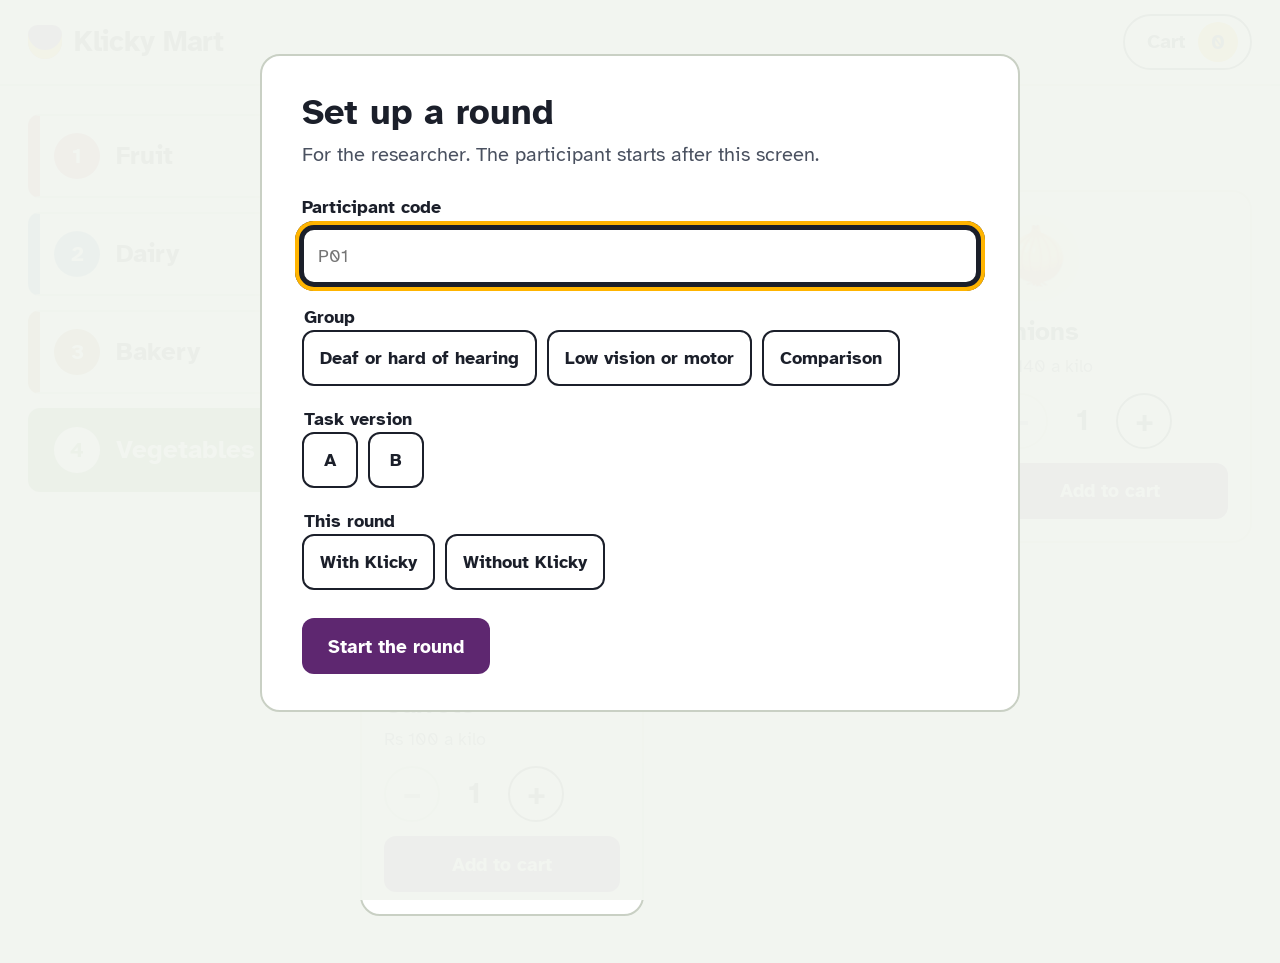
<file: study/klicky-mart/index.html>
<!doctype html>
<html lang="en">
<head>
  <meta charset="utf-8">
  <meta name="viewport" content="width=device-width, initial-scale=1">
  <title>Klicky Mart</title>
  <link rel="preconnect" href="https://fonts.googleapis.com">
  <link rel="preconnect" href="https://fonts.gstatic.com" crossorigin>
  <link href="https://fonts.googleapis.com/css2?family=Atkinson+Hyperlegible:wght@400;700&display=swap" rel="stylesheet">
  <link rel="stylesheet" href="styles.css">
</head>
<body>
  <a class="skip" href="#shelf">Skip to the shelves</a>

  <header class="topbar">
    <p class="brand"><span class="brand-mark" aria-hidden="true"></span>Klicky Mart</p>
    <button id="cartButton" class="cart-button" type="button" aria-label="Cart, 0 items">
      <span aria-hidden="true">Cart</span>
      <span id="cartCount" class="cart-count" aria-hidden="true">0</span>
    </button>
  </header>

  <section id="taskBand" class="task-band" hidden aria-labelledby="taskText">
    <p id="taskStep" class="task-step"></p>
    <p id="taskText" class="task-text"></p>
    <div class="task-actions">
      <button id="doneButton" class="btn btn-primary" type="button">I'm done</button>
      <button id="skipButton" class="btn btn-quiet" type="button">Skip this task</button>
    </div>
  </section>

  <div id="store" class="store">
    <nav class="aisles" aria-label="Aisles">
      <ul>
        <li><a href="#fruit" data-aisle="fruit" style="--aisle: var(--fruit)"><span class="aisle-no" aria-hidden="true">1</span><span class="aisle-name">Fruit</span></a></li>
        <li><a href="#dairy" data-aisle="dairy" style="--aisle: var(--dairy)"><span class="aisle-no" aria-hidden="true">2</span><span class="aisle-name">Dairy</span></a></li>
        <li><a href="#bakery" data-aisle="bakery" style="--aisle: var(--bakery)"><span class="aisle-no" aria-hidden="true">3</span><span class="aisle-name">Bakery</span></a></li>
        <li><a href="#vegetables" data-aisle="vegetables" style="--aisle: var(--vegetables)"><span class="aisle-no" aria-hidden="true">4</span><span class="aisle-name">Vegetables</span></a></li>
      </ul>
    </nav>
    <main id="shelf" class="shelf" tabindex="-1">
      <h1 id="aisleTitle" class="aisle-title"></h1>
      <ul id="items" class="items"></ul>
    </main>
  </div>

  <div id="cartBackdrop" class="backdrop" hidden></div>
  <aside id="cartPanel" class="cart-panel" role="dialog" aria-modal="true" aria-labelledby="cartTitle" hidden>
    <div class="cart-head">
      <h2 id="cartTitle">Your cart</h2>
      <button id="closeCart" class="btn btn-quiet" type="button">Close cart</button>
    </div>
    <div id="cartBody" class="cart-body"></div>
  </aside>

  <p id="toast" class="toast" aria-hidden="true"></p>
  <p id="status" class="sr-only" role="status" aria-live="polite"></p>

  <!-- Study screens: shown over the shop between tasks. -->
  <section id="screen" class="screen" hidden>
    <div id="screenCard" class="screen-card" role="dialog" aria-modal="true" aria-labelledby="screenTitle"></div>
  </section>

  <script src="app.js"></script>
</body>
</html>
</file>
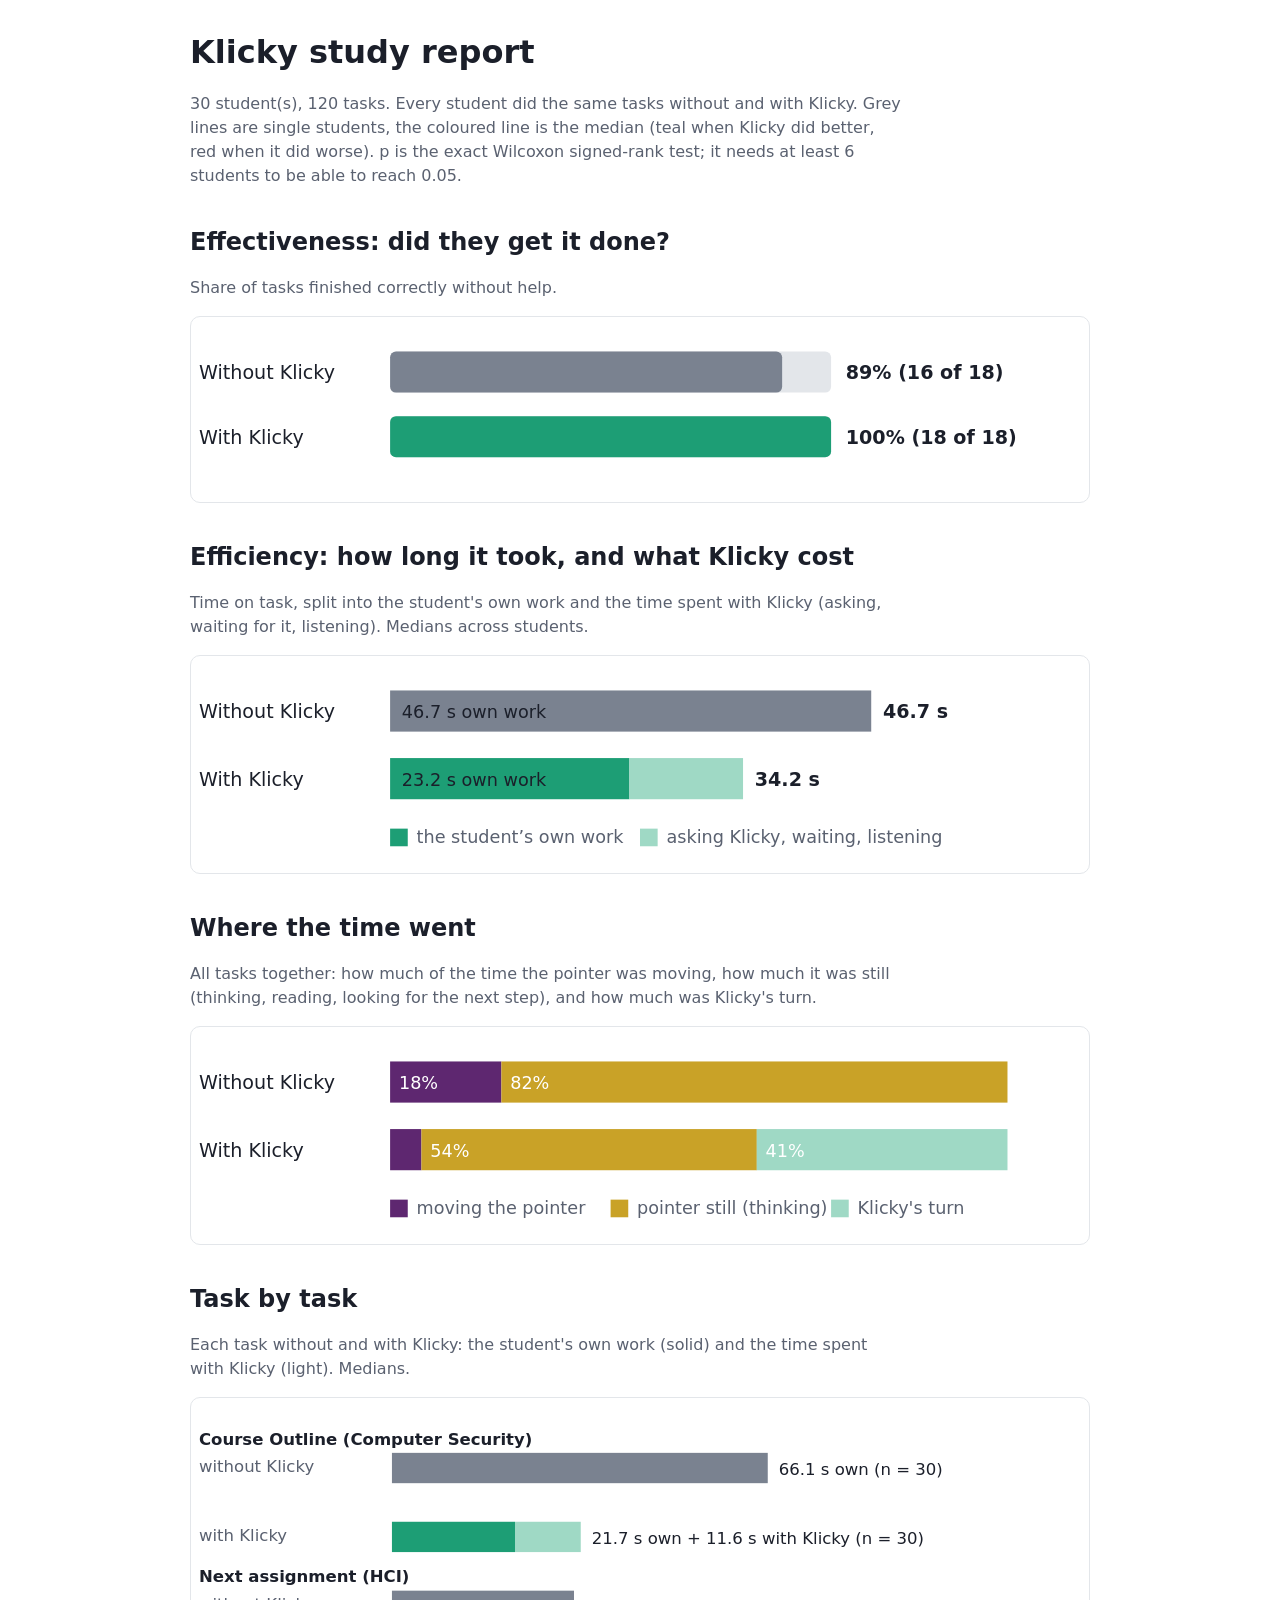
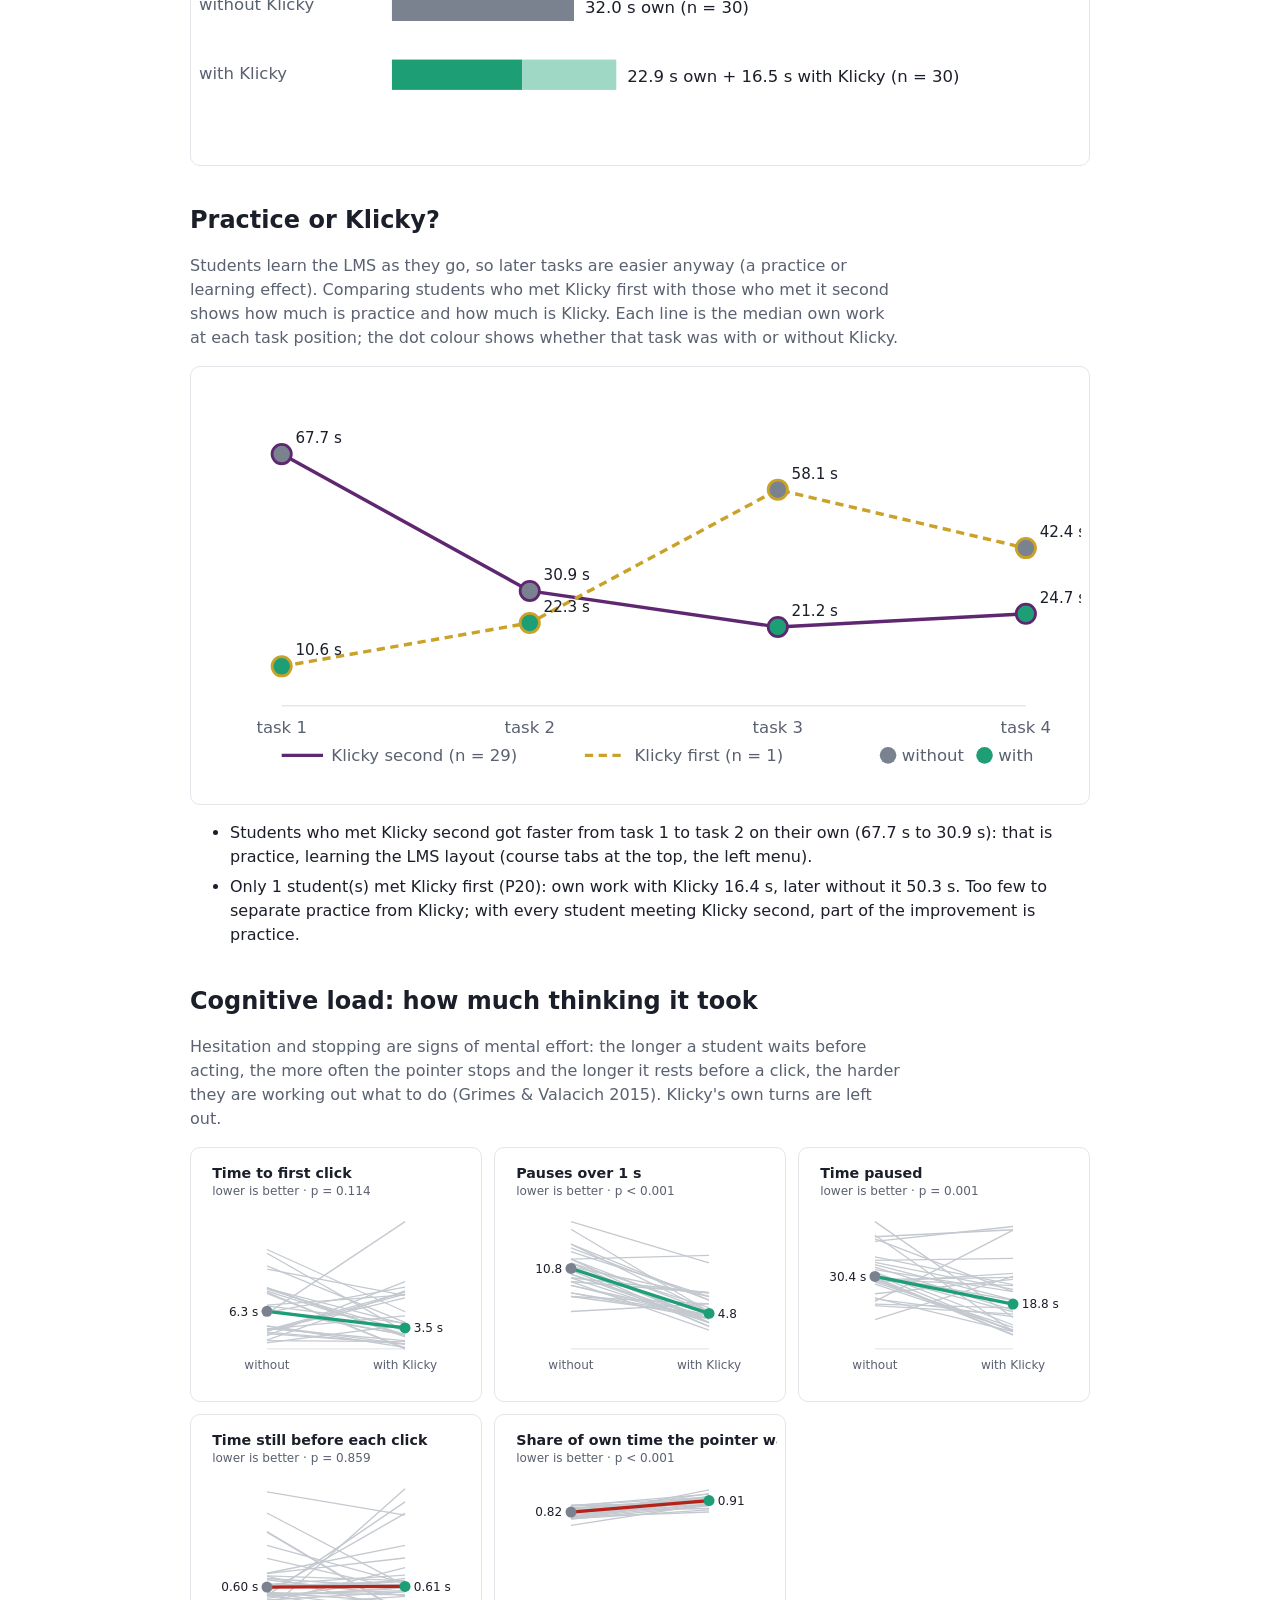
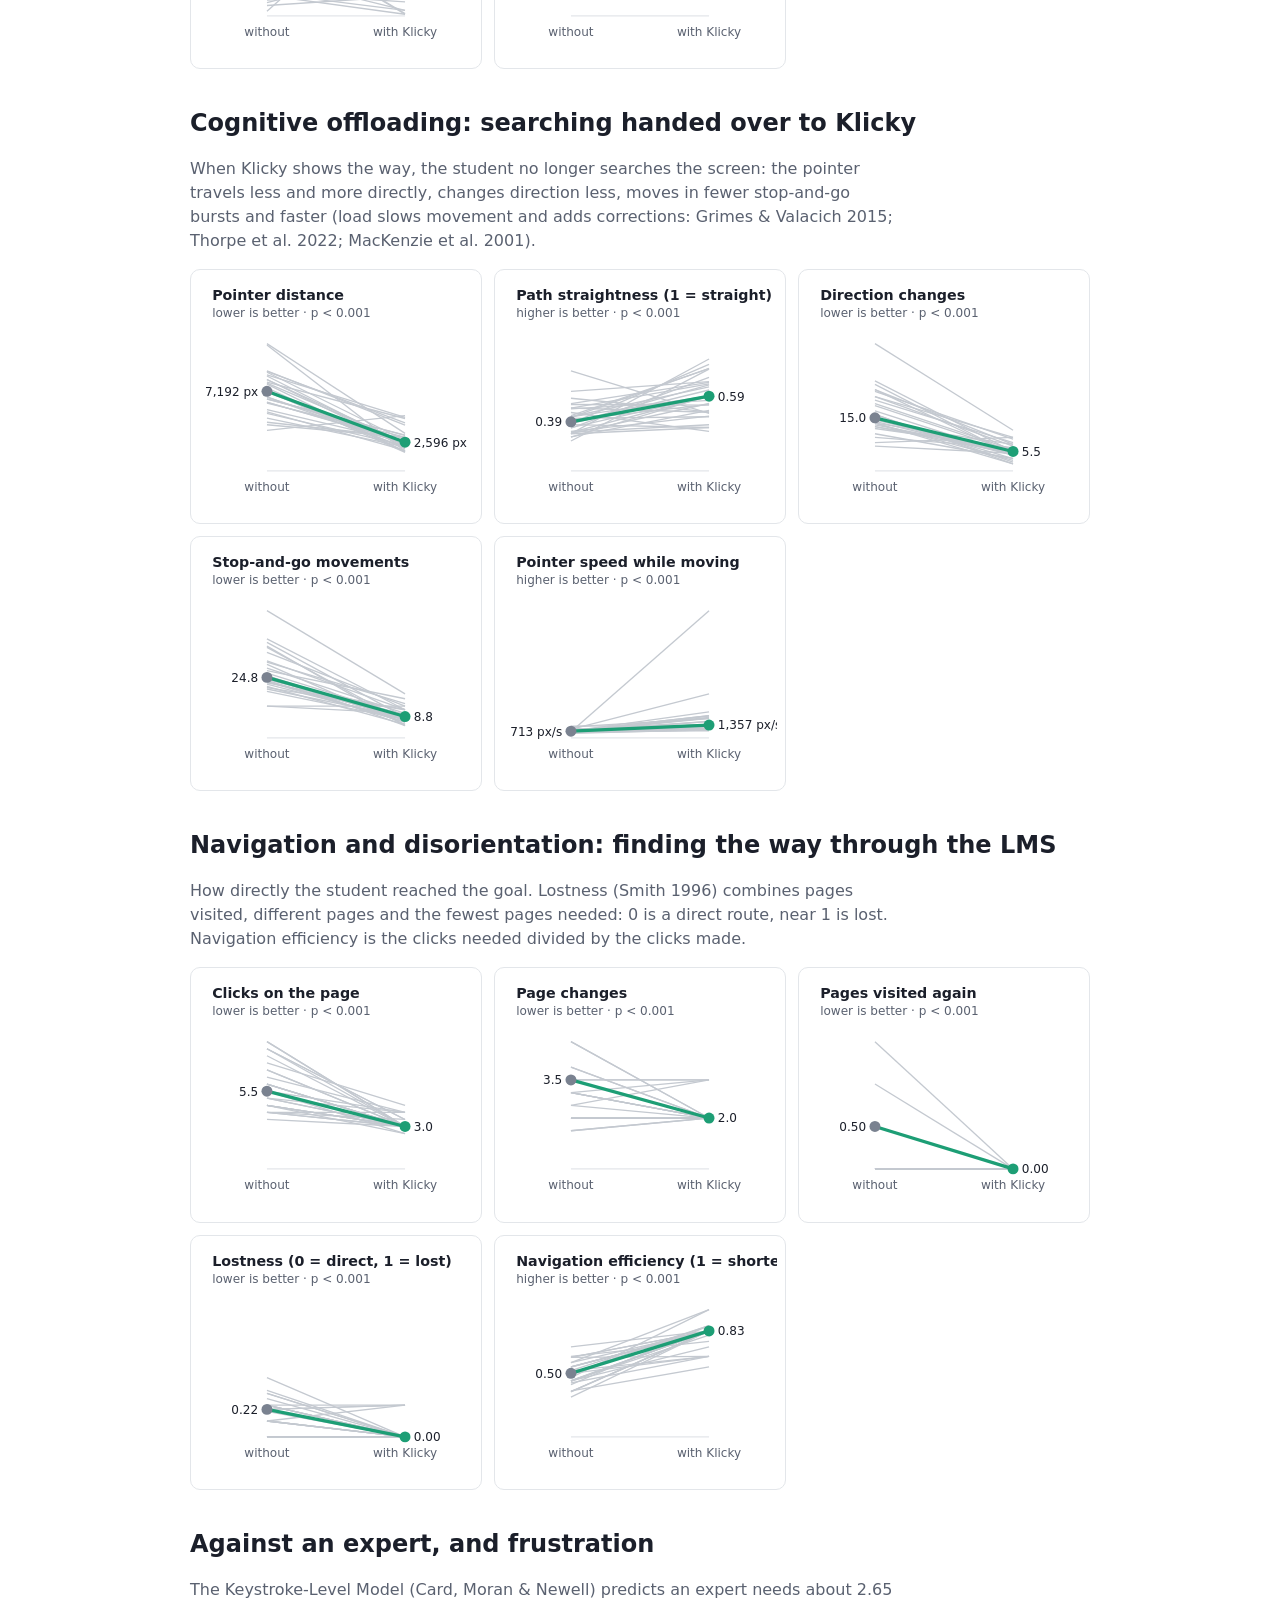
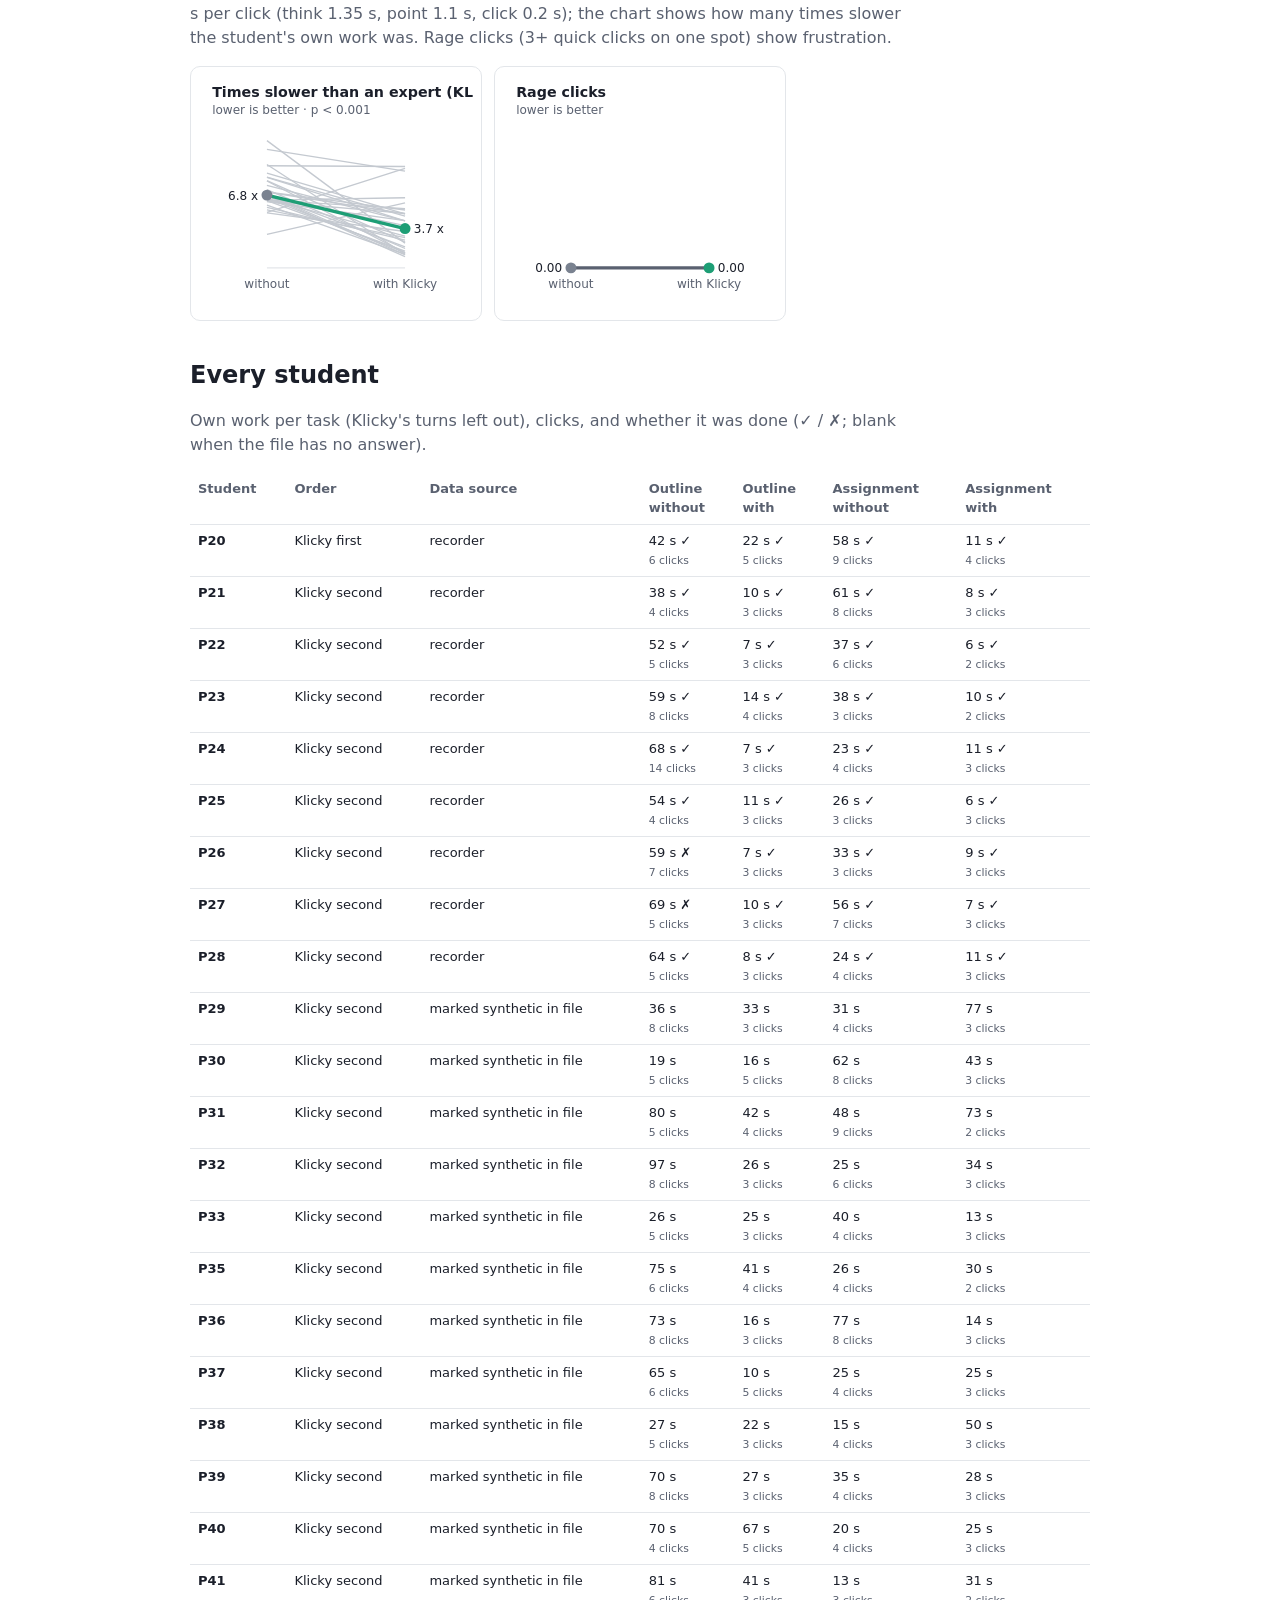
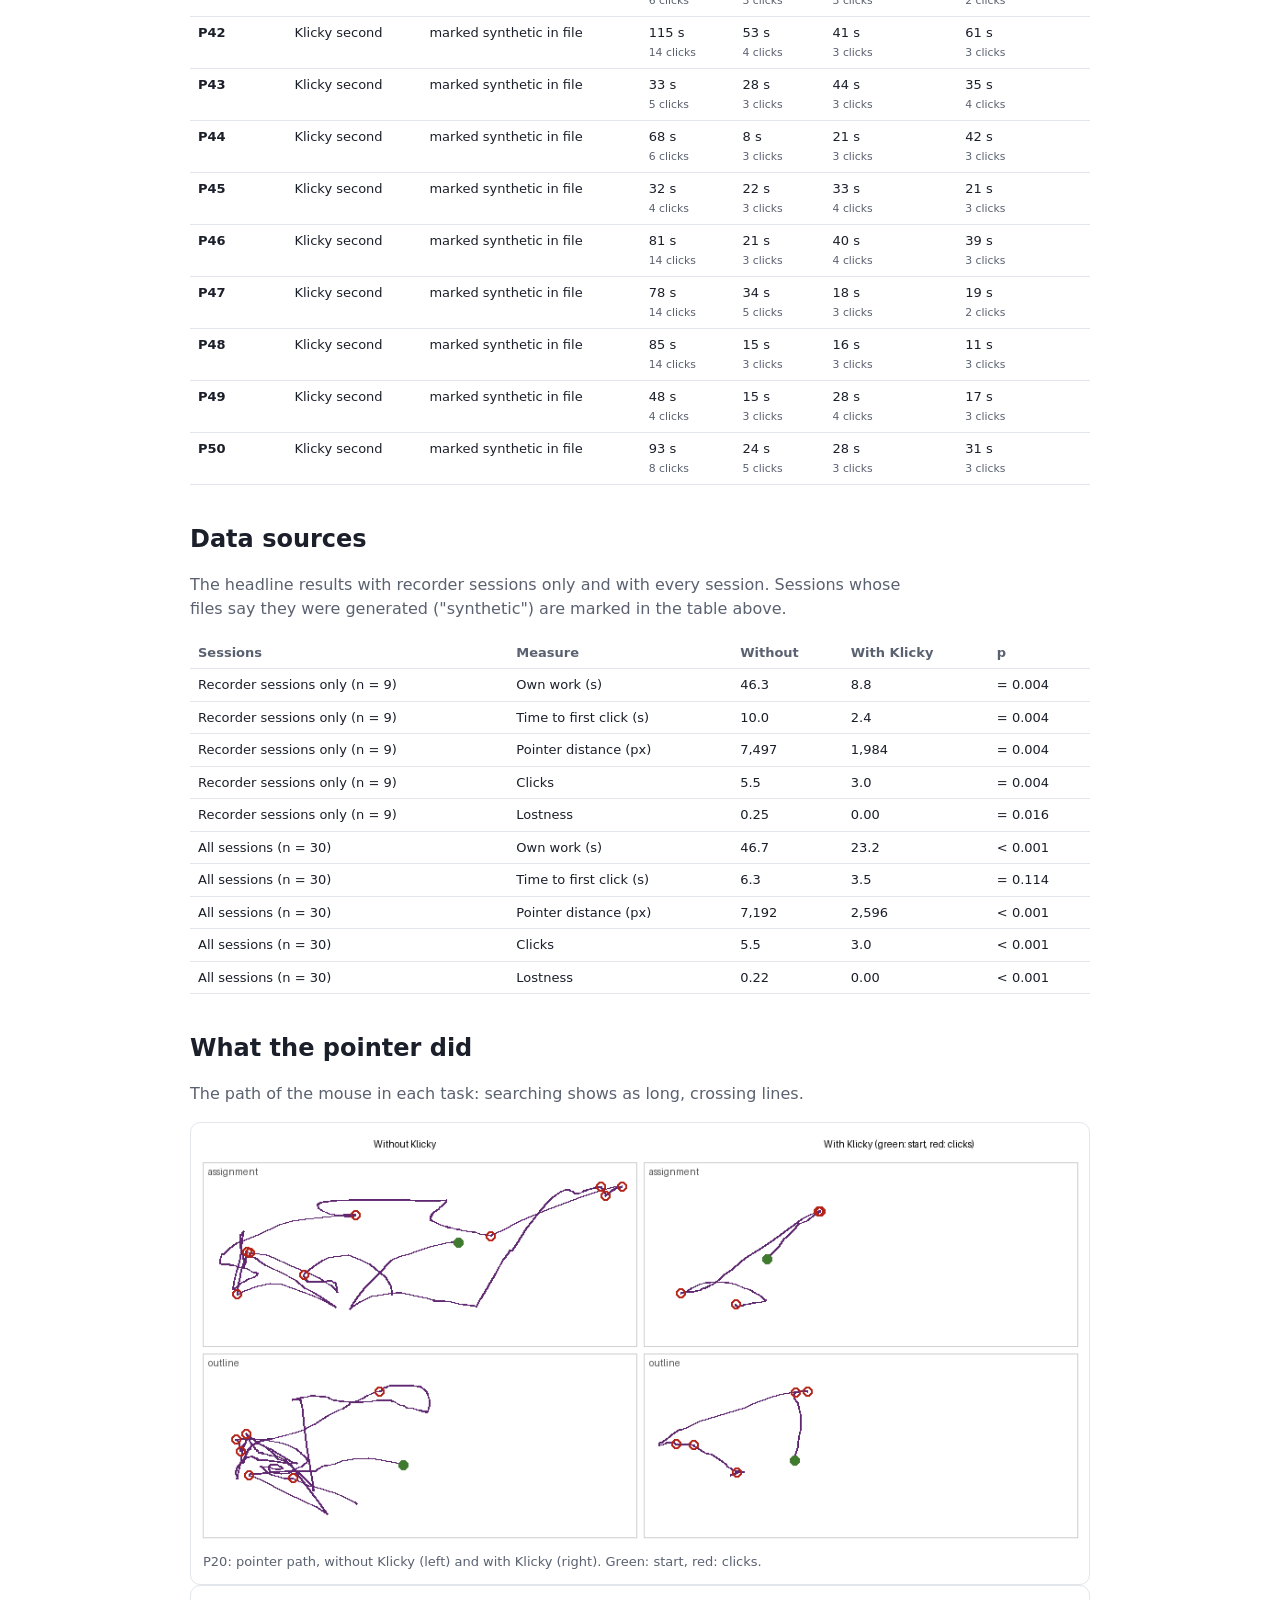
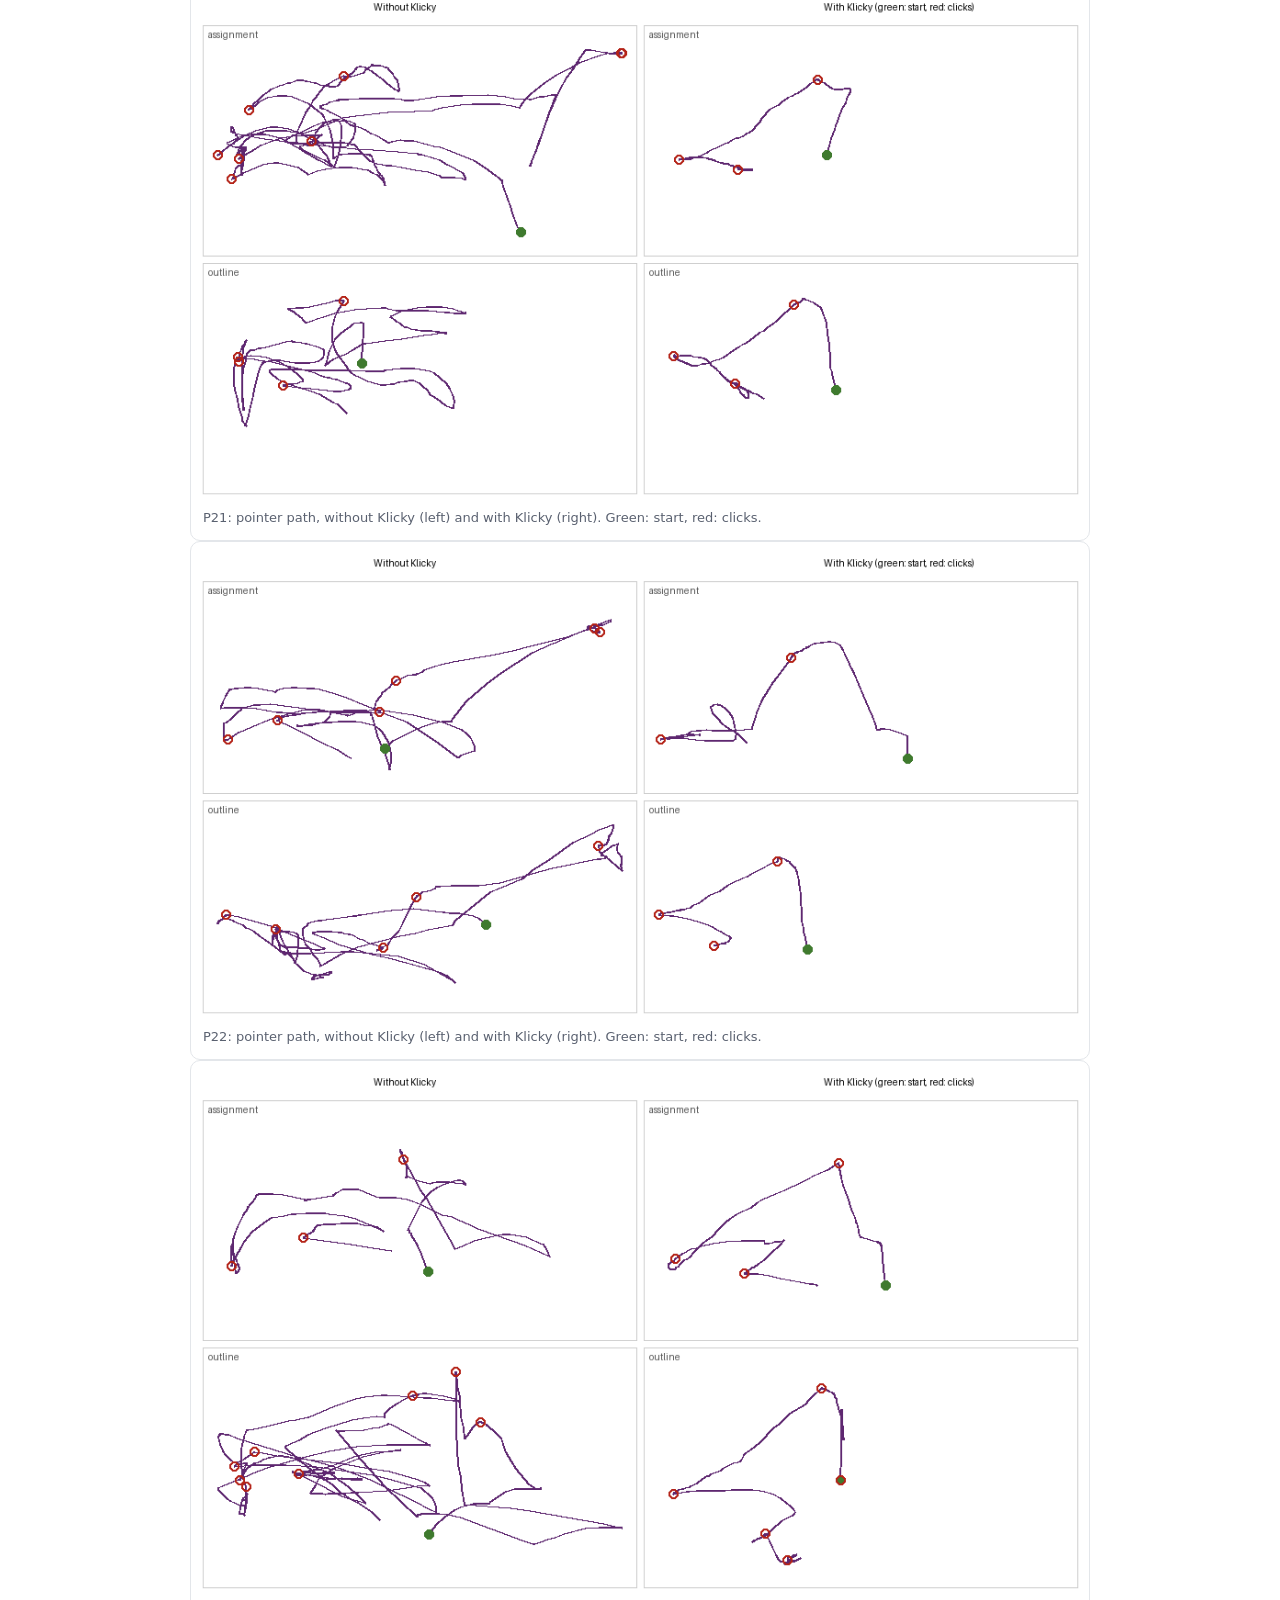
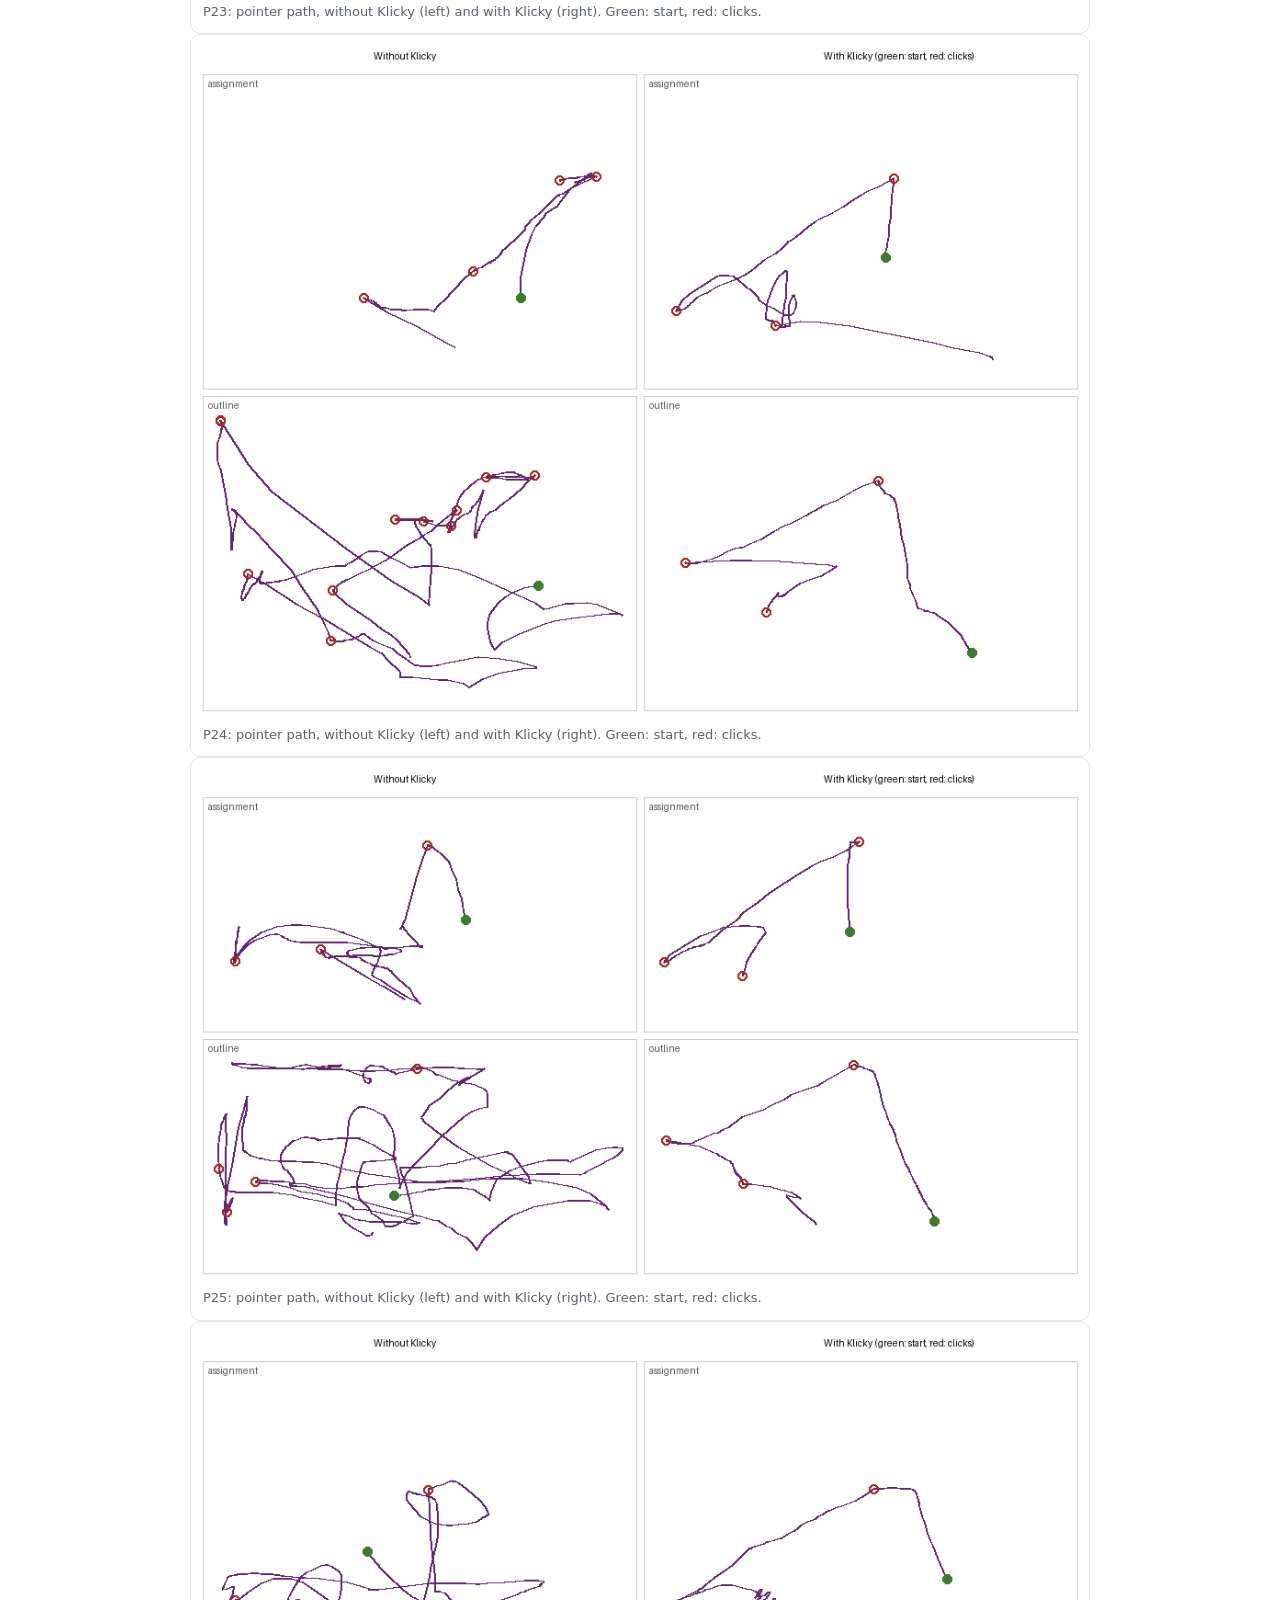
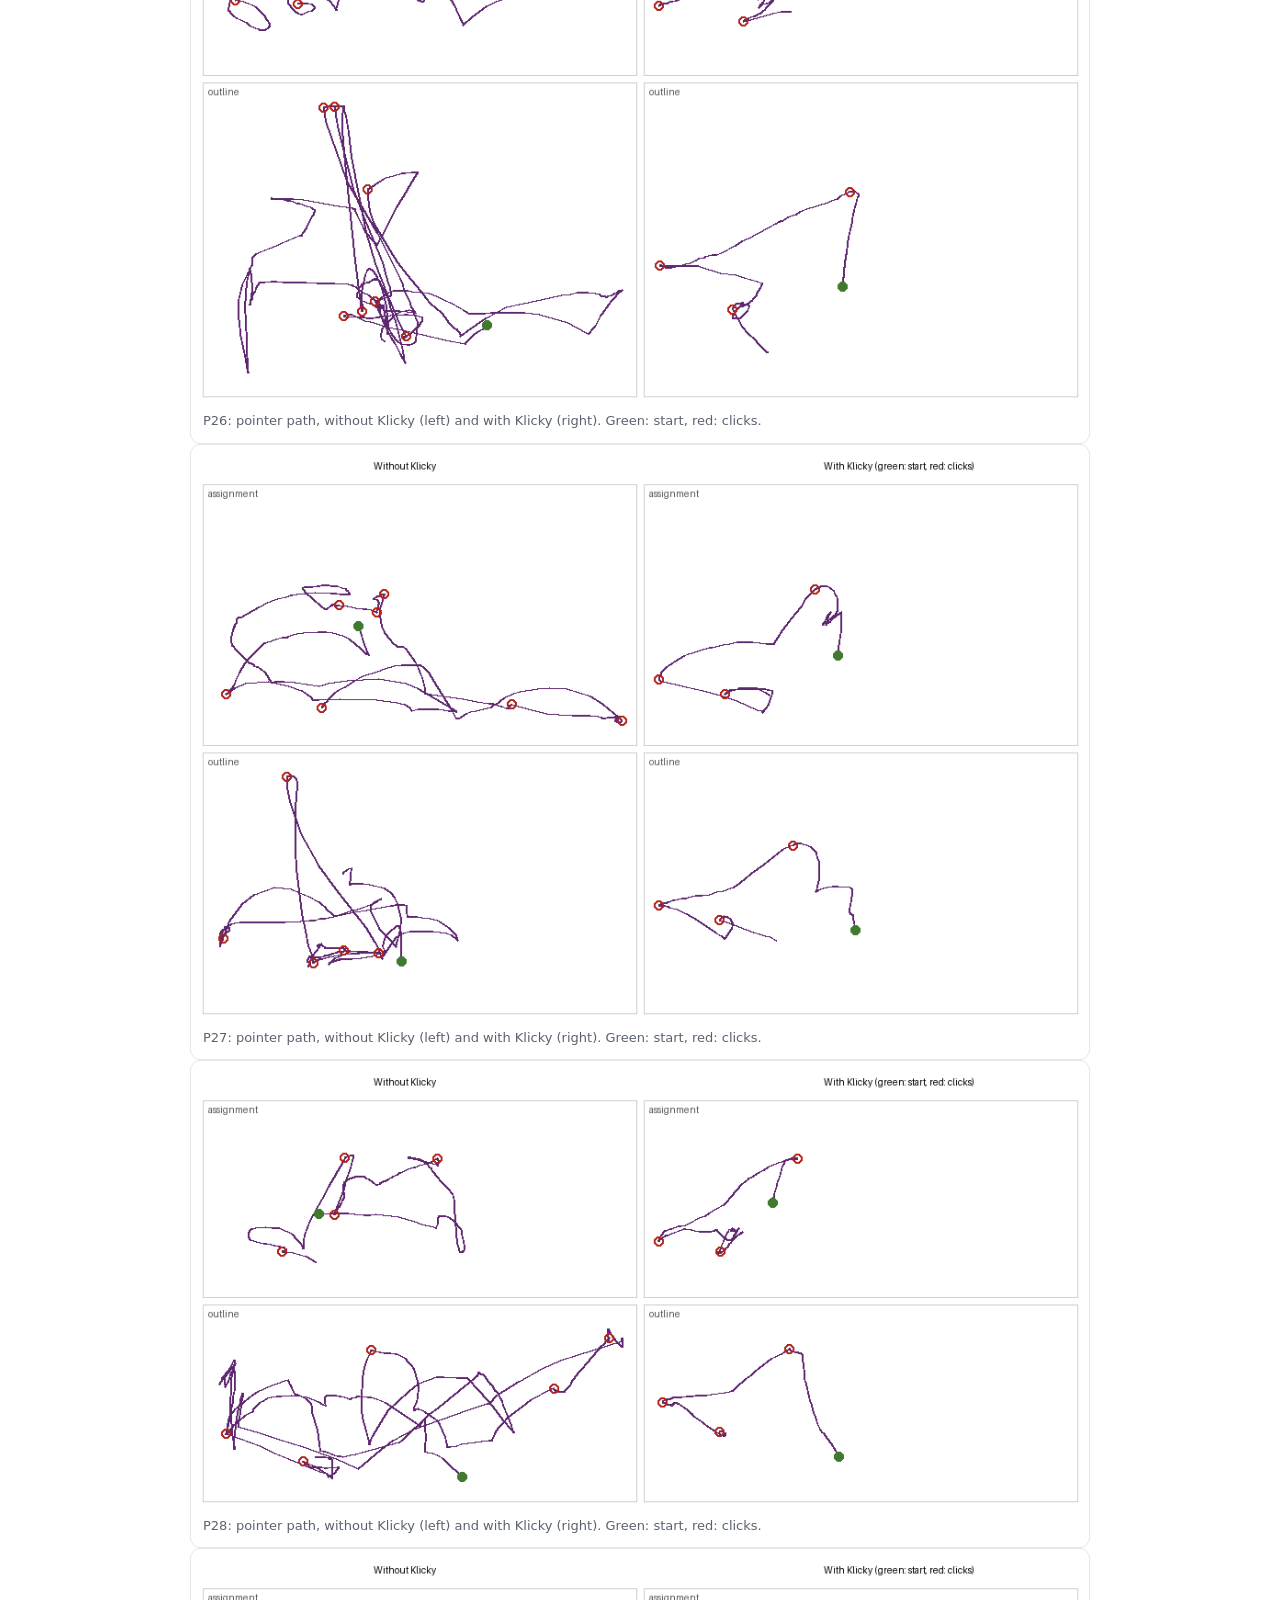
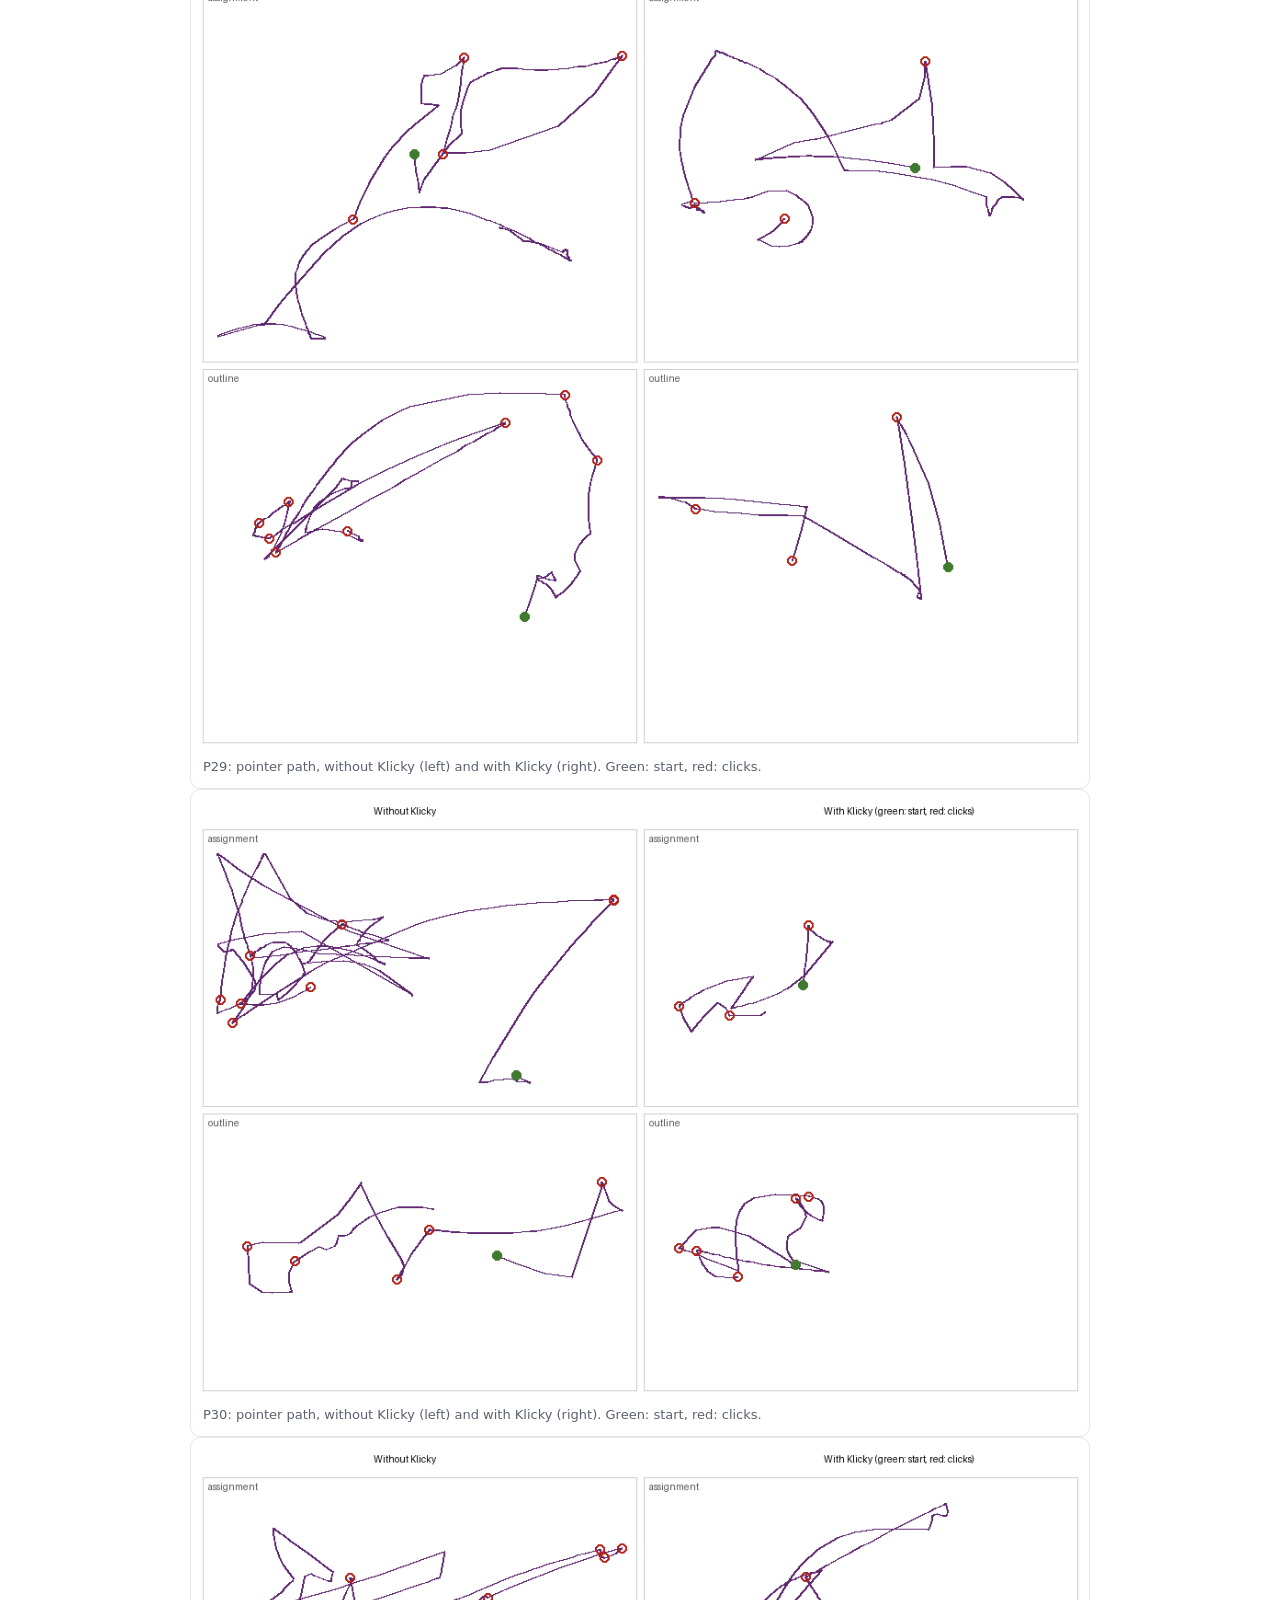
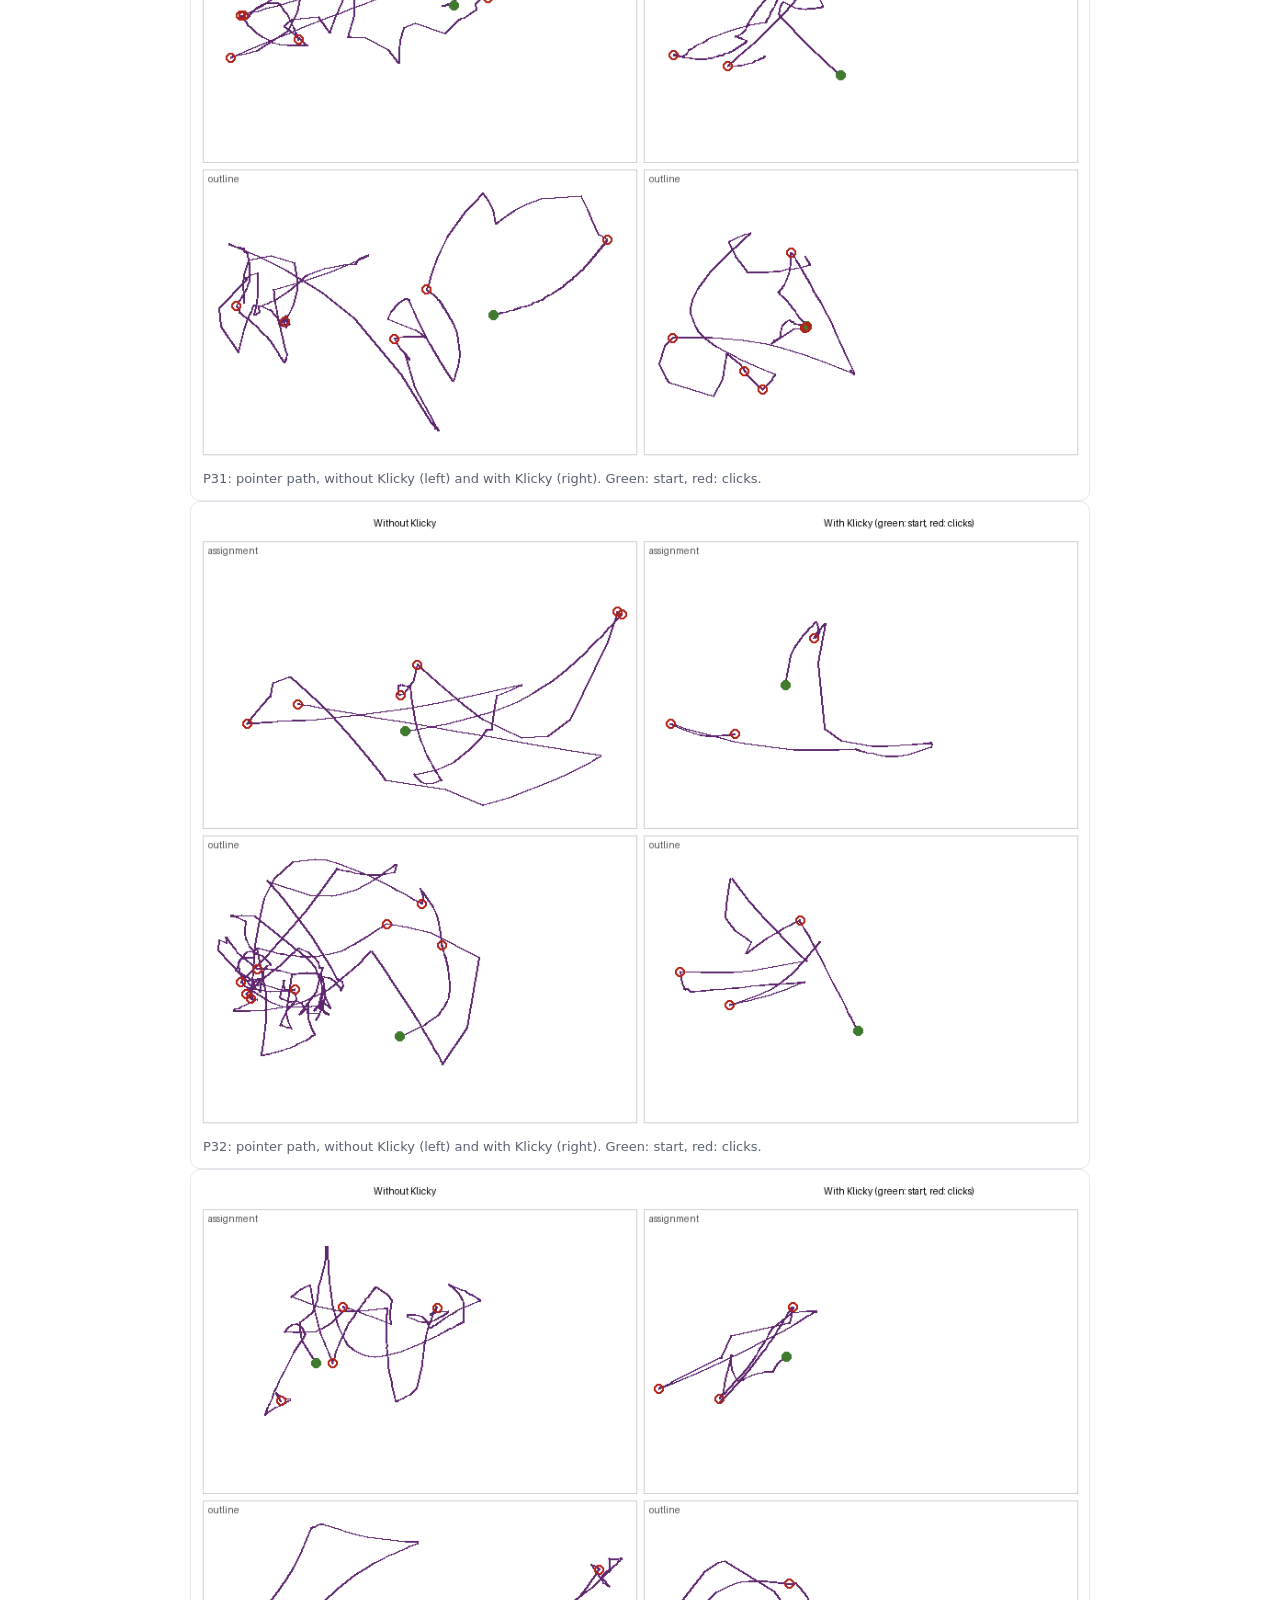
<file: analysis/analysis/results/report.html>
<!doctype html><html lang="en"><head><meta charset="utf-8"><title>Klicky study report</title>
<meta name="viewport" content="width=device-width, initial-scale=1"><style>
body { font-family: "Segoe UI", system-ui, sans-serif; color: #1b1f2a; margin: 0 auto; max-width: 900px; padding: 28px 20px 60px; line-height: 1.5; }
h1 { margin: 0 0 4px; } h2 { margin: 36px 0 4px; } p { color: #5a6170; max-width: 70ch; }
.grid { display: grid; grid-template-columns: repeat(auto-fill, minmax(250px, 1fr)); gap: 12px; }
figure { margin: 0; border: 1px solid #e3e6ea; border-radius: 10px; padding: 8px; background: #fff; }
figure.wide img { width: 100%; } figcaption { color: #5a6170; font-size: 13px; padding: 4px; }
table { border-collapse: collapse; width: 100%; font-size: 13px; margin: 8px 0; }
th, td { border-bottom: 1px solid #e3e6ea; padding: 6px 8px; text-align: left; vertical-align: top; }
thead th { color: #5a6170; font-weight: 600; } small { color: #5a6170; } li { color: #1b1f2a; margin: 6px 0; }
</style></head><body>
<h1>Klicky study report</h1>
<p>30 student(s), 120 tasks. Every student did the same tasks without and with Klicky. Grey lines are
single students, the coloured line is the median (teal when Klicky did better, red when it did worse). p is the exact
Wilcoxon signed-rank test; it needs at least 6 students to be able to reach 0.05.</p>
<section><h2>Effectiveness: did they get it done?</h2><p>Share of tasks finished correctly without help.</p>
<figure><svg viewBox="0 0 600 110" role="img" aria-label="Tasks done"><text x="0" y="37" font-size="13" fill="#1b1f2a">Without Klicky</text><rect x="130" y="18" width="300" height="28" fill="#e3e6ea" rx="4"/><rect x="130" y="18" width="266.7" height="28" fill="#7a8290" rx="4"/><text x="440" y="37" font-size="13" font-weight="700" fill="#1b1f2a">89% (16 of 18)</text><text x="0" y="81" font-size="13" fill="#1b1f2a">With Klicky</text><rect x="130" y="62" width="300" height="28" fill="#e3e6ea" rx="4"/><rect x="130" y="62" width="300.0" height="28" fill="#1d9e75" rx="4"/><text x="440" y="81" font-size="13" font-weight="700" fill="#1b1f2a">100% (18 of 18)</text></svg></figure></section>
<section><h2>Efficiency: how long it took, and what Klicky cost</h2>
<p>Time on task, split into the student's own work and the time spent with Klicky (asking, waiting for it, listening).
Medians across students.</p><figure><svg viewBox="0 0 600 132" role="img" aria-label="Time on task"><text x="0" y="37" font-size="13" fill="#1b1f2a">Without Klicky</text><rect x="130.0" y="18" width="327.3" height="28" fill="#7a8290"/><text x="138.0" y="37" font-size="12" fill="#1b1f2a">46.7 s own work</text><text x="465.3" y="37" font-size="13" font-weight="700" fill="#1b1f2a">46.7 s</text><text x="0" y="83" font-size="13" fill="#1b1f2a">With Klicky</text><rect x="130.0" y="64" width="162.8" height="28" fill="#1d9e75"/><text x="138.0" y="83" font-size="12" fill="#1b1f2a">23.2 s own work</text><rect x="292.8" y="64" width="77.3" height="28" fill="#9fd9c5"/><text x="378.1" y="83" font-size="13" font-weight="700" fill="#1b1f2a">34.2 s</text><rect x="130" y="112" width="12" height="12" fill="#1d9e75"/><text x="148" y="122" font-size="12" fill="#5a6170">the student’s own work</text><rect x="300" y="112" width="12" height="12" fill="#9fd9c5"/><text x="318" y="122" font-size="12" fill="#5a6170">asking Klicky, waiting, listening</text></svg></figure></section>
<section><h2>Where the time went</h2><p>All tasks together: how much of the time the pointer was moving, how much it
was still (thinking, reading, looking for the next step), and how much was Klicky's turn.</p>
<figure><svg viewBox="0 0 600 132" role="img" aria-label="Where the time went"><text x="0" y="37" font-size="13" fill="#1b1f2a">Without Klicky</text><rect x="130.0" y="18" width="75.7" height="28" fill="#5e2770"/><text x="136.0" y="37" font-size="12" fill="#fff">18%</text><rect x="205.7" y="18" width="344.3" height="28" fill="#c9a227"/><text x="211.7" y="37" font-size="12" fill="#fff">82%</text><rect x="550.0" y="18" width="0.0" height="28" fill="#9fd9c5"/><text x="0" y="83" font-size="13" fill="#1b1f2a">With Klicky</text><rect x="130.0" y="64" width="21.3" height="28" fill="#5e2770"/><rect x="151.3" y="64" width="228.2" height="28" fill="#c9a227"/><text x="157.3" y="83" font-size="12" fill="#fff">54%</text><rect x="379.4" y="64" width="170.6" height="28" fill="#9fd9c5"/><text x="385.4" y="83" font-size="12" fill="#fff">41%</text><rect x="130" y="112" width="12" height="12" fill="#5e2770"/><text x="148" y="122" font-size="12" fill="#5a6170">moving the pointer</text><rect x="280" y="112" width="12" height="12" fill="#c9a227"/><text x="298" y="122" font-size="12" fill="#5a6170">pointer still (thinking)</text><rect x="430" y="112" width="12" height="12" fill="#9fd9c5"/><text x="448" y="122" font-size="12" fill="#5a6170">Klicky's turn</text></svg></figure></section>
<section><h2>Task by task</h2><p>Each task without and with Klicky: the student's own work (solid) and the time
spent with Klicky (light). Medians.</p><figure><svg viewBox="0 0 640 250" role="img" aria-label="Time per task"><text x="0" y="28" font-size="12" font-weight="700" fill="#1b1f2a">Course Outline (Computer Security)</text><text x="0" y="48" font-size="12" fill="#5a6170">without Klicky</text><rect x="140.0" y="34" width="272.7" height="22" fill="#7a8290"/><rect x="412.7" y="34" width="0.0" height="22" fill="#9fd9c5"/><text x="420.7" y="50" font-size="12" fill="#1b1f2a">66.1 s own (n = 30)</text><text x="0" y="98" font-size="12" fill="#5a6170">with Klicky</text><rect x="140.0" y="84" width="89.3" height="22" fill="#1d9e75"/><rect x="229.3" y="84" width="47.7" height="22" fill="#9fd9c5"/><text x="285.0" y="100" font-size="12" fill="#1b1f2a">21.7 s own + 11.6 s with Klicky (n = 30)</text><text x="0" y="128" font-size="12" font-weight="700" fill="#1b1f2a">Next assignment (HCI)</text><text x="0" y="148" font-size="12" fill="#5a6170">without Klicky</text><rect x="140.0" y="134" width="132.1" height="22" fill="#7a8290"/><rect x="272.1" y="134" width="0.0" height="22" fill="#9fd9c5"/><text x="280.1" y="150" font-size="12" fill="#1b1f2a">32.0 s own (n = 30)</text><text x="0" y="198" font-size="12" fill="#5a6170">with Klicky</text><rect x="140.0" y="184" width="94.6" height="22" fill="#1d9e75"/><rect x="234.6" y="184" width="68.2" height="22" fill="#9fd9c5"/><text x="310.8" y="200" font-size="12" fill="#1b1f2a">22.9 s own + 16.5 s with Klicky (n = 30)</text></svg></figure></section>
<section><h2>Practice or Klicky?</h2><p>Students learn the LMS as they go, so later tasks are easier anyway (a practice
or learning effect). Comparing students who met Klicky first with those who met it second shows how much is practice
and how much is Klicky. Each line is the median own work at each task position; the dot colour shows whether that task
was with or without Klicky.</p><figure><svg viewBox="0 0 640 300" role="img" aria-label="Own work by task position"><line x1="60" y1="240" x2="600" y2="240" stroke="#e3e6ea"/><text x="60.0" y="260" font-size="12" text-anchor="middle" fill="#5a6170">task 1</text><text x="240.0" y="260" font-size="12" text-anchor="middle" fill="#5a6170">task 2</text><text x="420.0" y="260" font-size="12" text-anchor="middle" fill="#5a6170">task 3</text><text x="600.0" y="260" font-size="12" text-anchor="middle" fill="#5a6170">task 4</text><polyline points="60.0,57.4 240.0,156.7 420.0,182.8 600.0,173.3" fill="none" stroke="#5e2770" stroke-width="2.5"/><circle cx="60.0" cy="57.4" r="7" fill="#7a8290" stroke="#5e2770" stroke-width="2"/><text x="70.0" y="49.4" font-size="11" fill="#1b1f2a">67.7 s</text><circle cx="240.0" cy="156.7" r="7" fill="#7a8290" stroke="#5e2770" stroke-width="2"/><text x="250.0" y="148.7" font-size="11" fill="#1b1f2a">30.9 s</text><circle cx="420.0" cy="182.8" r="7" fill="#1d9e75" stroke="#5e2770" stroke-width="2"/><text x="430.0" y="174.8" font-size="11" fill="#1b1f2a">21.2 s</text><circle cx="600.0" cy="173.3" r="7" fill="#1d9e75" stroke="#5e2770" stroke-width="2"/><text x="610.0" y="165.3" font-size="11" fill="#1b1f2a">24.7 s</text><polyline points="60.0,211.4 240.0,179.9 420.0,83.2 600.0,125.6" fill="none" stroke="#c9a227" stroke-width="2.5" stroke-dasharray="6 4"/><circle cx="60.0" cy="211.4" r="7" fill="#1d9e75" stroke="#c9a227" stroke-width="2"/><text x="70.0" y="203.4" font-size="11" fill="#1b1f2a">10.6 s</text><circle cx="240.0" cy="179.9" r="7" fill="#1d9e75" stroke="#c9a227" stroke-width="2"/><text x="250.0" y="171.9" font-size="11" fill="#1b1f2a">22.3 s</text><circle cx="420.0" cy="83.2" r="7" fill="#7a8290" stroke="#c9a227" stroke-width="2"/><text x="430.0" y="75.2" font-size="11" fill="#1b1f2a">58.1 s</text><circle cx="600.0" cy="125.6" r="7" fill="#7a8290" stroke="#c9a227" stroke-width="2"/><text x="610.0" y="117.6" font-size="11" fill="#1b1f2a">42.4 s</text><line x1="60" y1="276" x2="90" y2="276" stroke="#5e2770" stroke-width="2.5"/><text x="96" y="280" font-size="12" fill="#5a6170">Klicky second (n = 29)</text><line x1="280" y1="276" x2="310" y2="276" stroke="#c9a227" stroke-width="2.5" stroke-dasharray="6 4"/><text x="316" y="280" font-size="12" fill="#5a6170">Klicky first (n = 1)</text><circle cx="500" cy="276" r="6" fill="#7a8290"/><text x="510" y="280" font-size="12" fill="#5a6170">without</text><circle cx="570" cy="276" r="6" fill="#1d9e75"/><text x="580" y="280" font-size="12" fill="#5a6170">with</text></svg></figure><ul><li>Students who met Klicky second got faster from task 1 to task 2 on their own (67.7 s to 30.9 s): that is practice, learning the LMS layout (course tabs at the top, the left menu).</li><li>Only 1 student(s) met Klicky first (P20): own work with Klicky 16.4 s, later without it 50.3 s. Too few to separate practice from Klicky; with every student meeting Klicky second, part of the improvement is practice.</li></ul></section>
<section><h2>Cognitive load: how much thinking it took</h2><p>Hesitation and stopping are signs of mental effort: the longer a student waits before acting, the more often the pointer stops and the longer it rests before a click, the harder they are working out what to do (Grimes &amp; Valacich 2015). Klicky&#x27;s own turns are left out.</p><div class="grid"><figure><svg viewBox="0 0 250 210" role="img" aria-label="Time to first click"><text x="12" y="20" font-size="13" font-weight="700" fill="#1b1f2a">Time to first click</text><text x="12" y="36" font-size="11" fill="#5a6170">lower is better · p = 0.114</text><line x1="62" y1="176" x2="188" y2="176" stroke="#e3e6ea"/><line x1="62" y1="120.4" x2="188" y2="165.0" stroke="#c4c9d0" stroke-width="1.2"/><line x1="62" y1="100.2" x2="188" y2="151.9" stroke="#c4c9d0" stroke-width="1.2"/><line x1="62" y1="123.2" x2="188" y2="163.0" stroke="#c4c9d0" stroke-width="1.2"/><line x1="62" y1="136.7" x2="188" y2="152.5" stroke="#c4c9d0" stroke-width="1.2"/><line x1="62" y1="120.0" x2="188" y2="163.9" stroke="#c4c9d0" stroke-width="1.2"/><line x1="62" y1="139.4" x2="188" y2="163.2" stroke="#c4c9d0" stroke-width="1.2"/><line x1="62" y1="140.8" x2="188" y2="163.3" stroke="#c4c9d0" stroke-width="1.2"/><line x1="62" y1="121.4" x2="188" y2="159.5" stroke="#c4c9d0" stroke-width="1.2"/><line x1="62" y1="88.7" x2="188" y2="160.2" stroke="#c4c9d0" stroke-width="1.2"/><line x1="62" y1="136.0" x2="188" y2="126.7" stroke="#c4c9d0" stroke-width="1.2"/><line x1="62" y1="155.1" x2="188" y2="174.6" stroke="#c4c9d0" stroke-width="1.2"/><line x1="62" y1="143.8" x2="188" y2="59.9" stroke="#c4c9d0" stroke-width="1.2"/><line x1="62" y1="168.5" x2="188" y2="169.4" stroke="#c4c9d0" stroke-width="1.2"/><line x1="62" y1="103.3" x2="188" y2="127.1" stroke="#c4c9d0" stroke-width="1.2"/><line x1="62" y1="167.9" x2="188" y2="123.1" stroke="#c4c9d0" stroke-width="1.2"/><line x1="62" y1="85.3" x2="188" y2="142.1" stroke="#c4c9d0" stroke-width="1.2"/><line x1="62" y1="155.2" x2="188" y2="171.6" stroke="#c4c9d0" stroke-width="1.2"/><line x1="62" y1="157.9" x2="188" y2="145.9" stroke="#c4c9d0" stroke-width="1.2"/><line x1="62" y1="159.7" x2="188" y2="126.1" stroke="#c4c9d0" stroke-width="1.2"/><line x1="62" y1="157.4" x2="188" y2="168.5" stroke="#c4c9d0" stroke-width="1.2"/><line x1="62" y1="159.4" x2="188" y2="129.4" stroke="#c4c9d0" stroke-width="1.2"/><line x1="62" y1="163.8" x2="188" y2="114.7" stroke="#c4c9d0" stroke-width="1.2"/><line x1="62" y1="124.4" x2="188" y2="176.0" stroke="#c4c9d0" stroke-width="1.2"/><line x1="62" y1="158.9" x2="188" y2="124.2" stroke="#c4c9d0" stroke-width="1.2"/><line x1="62" y1="162.0" x2="188" y2="171.4" stroke="#c4c9d0" stroke-width="1.2"/><line x1="62" y1="125.4" x2="188" y2="175.0" stroke="#c4c9d0" stroke-width="1.2"/><line x1="62" y1="120.8" x2="188" y2="153.3" stroke="#c4c9d0" stroke-width="1.2"/><line x1="62" y1="170.5" x2="188" y2="154.2" stroke="#c4c9d0" stroke-width="1.2"/><line x1="62" y1="160.7" x2="188" y2="171.6" stroke="#c4c9d0" stroke-width="1.2"/><line x1="62" y1="142.7" x2="188" y2="119.6" stroke="#c4c9d0" stroke-width="1.2"/><line x1="62" y1="141.7" x2="188" y2="156.9" stroke="#1d9e75" stroke-width="3"/><circle cx="62" cy="141.7" r="5" fill="#7a8290"/><circle cx="188" cy="156.9" r="5" fill="#1d9e75"/><text x="54" y="145.7" font-size="11" text-anchor="end" fill="#1b1f2a">6.3 s</text><text x="196" y="160.9" font-size="11" fill="#1b1f2a">3.5 s</text><text x="62" y="194" font-size="11" text-anchor="middle" fill="#5a6170">without</text><text x="188" y="194" font-size="11" text-anchor="middle" fill="#5a6170">with Klicky</text></svg></figure><figure><svg viewBox="0 0 250 210" role="img" aria-label="Pauses over 1 s"><text x="12" y="20" font-size="13" font-weight="700" fill="#1b1f2a">Pauses over 1 s</text><text x="12" y="36" font-size="11" fill="#5a6170">lower is better · p < 0.001</text><line x1="62" y1="176" x2="188" y2="176" stroke="#e3e6ea"/><line x1="62" y1="94.1" x2="188" y2="141.9" stroke="#c4c9d0" stroke-width="1.2"/><line x1="62" y1="100.9" x2="188" y2="155.5" stroke="#c4c9d0" stroke-width="1.2"/><line x1="62" y1="104.3" x2="188" y2="155.5" stroke="#c4c9d0" stroke-width="1.2"/><line x1="62" y1="97.5" x2="188" y2="138.4" stroke="#c4c9d0" stroke-width="1.2"/><line x1="62" y1="100.9" x2="188" y2="148.7" stroke="#c4c9d0" stroke-width="1.2"/><line x1="62" y1="118.0" x2="188" y2="148.7" stroke="#c4c9d0" stroke-width="1.2"/><line x1="62" y1="111.1" x2="188" y2="152.1" stroke="#c4c9d0" stroke-width="1.2"/><line x1="62" y1="97.5" x2="188" y2="152.1" stroke="#c4c9d0" stroke-width="1.2"/><line x1="62" y1="107.7" x2="188" y2="152.1" stroke="#c4c9d0" stroke-width="1.2"/><line x1="62" y1="114.6" x2="188" y2="124.8" stroke="#c4c9d0" stroke-width="1.2"/><line x1="62" y1="100.9" x2="188" y2="145.3" stroke="#c4c9d0" stroke-width="1.2"/><line x1="62" y1="94.1" x2="188" y2="90.7" stroke="#c4c9d0" stroke-width="1.2"/><line x1="62" y1="80.4" x2="188" y2="141.9" stroke="#c4c9d0" stroke-width="1.2"/><line x1="62" y1="128.2" x2="188" y2="145.3" stroke="#c4c9d0" stroke-width="1.2"/><line x1="62" y1="111.1" x2="188" y2="124.8" stroke="#c4c9d0" stroke-width="1.2"/><line x1="62" y1="66.8" x2="188" y2="141.9" stroke="#c4c9d0" stroke-width="1.2"/><line x1="62" y1="107.7" x2="188" y2="148.7" stroke="#c4c9d0" stroke-width="1.2"/><line x1="62" y1="141.9" x2="188" y2="135.0" stroke="#c4c9d0" stroke-width="1.2"/><line x1="62" y1="87.2" x2="188" y2="128.2" stroke="#c4c9d0" stroke-width="1.2"/><line x1="62" y1="128.2" x2="188" y2="135.0" stroke="#c4c9d0" stroke-width="1.2"/><line x1="62" y1="114.6" x2="188" y2="124.8" stroke="#c4c9d0" stroke-width="1.2"/><line x1="62" y1="59.9" x2="188" y2="97.5" stroke="#c4c9d0" stroke-width="1.2"/><line x1="62" y1="118.0" x2="188" y2="145.3" stroke="#c4c9d0" stroke-width="1.2"/><line x1="62" y1="124.8" x2="188" y2="148.7" stroke="#c4c9d0" stroke-width="1.2"/><line x1="62" y1="114.6" x2="188" y2="158.9" stroke="#c4c9d0" stroke-width="1.2"/><line x1="62" y1="83.8" x2="188" y2="131.6" stroke="#c4c9d0" stroke-width="1.2"/><line x1="62" y1="100.9" x2="188" y2="128.2" stroke="#c4c9d0" stroke-width="1.2"/><line x1="62" y1="94.1" x2="188" y2="152.1" stroke="#c4c9d0" stroke-width="1.2"/><line x1="62" y1="124.8" x2="188" y2="145.3" stroke="#c4c9d0" stroke-width="1.2"/><line x1="62" y1="80.4" x2="188" y2="131.6" stroke="#c4c9d0" stroke-width="1.2"/><line x1="62" y1="102.6" x2="188" y2="143.6" stroke="#1d9e75" stroke-width="3"/><circle cx="62" cy="102.6" r="5" fill="#7a8290"/><circle cx="188" cy="143.6" r="5" fill="#1d9e75"/><text x="54" y="106.6" font-size="11" text-anchor="end" fill="#1b1f2a">10.8</text><text x="196" y="147.6" font-size="11" fill="#1b1f2a">4.8</text><text x="62" y="194" font-size="11" text-anchor="middle" fill="#5a6170">without</text><text x="188" y="194" font-size="11" text-anchor="middle" fill="#5a6170">with Klicky</text></svg></figure><figure><svg viewBox="0 0 250 210" role="img" aria-label="Time paused"><text x="12" y="20" font-size="13" font-weight="700" fill="#1b1f2a">Time paused</text><text x="12" y="36" font-size="11" fill="#5a6170">lower is better · p = 0.001</text><line x1="62" y1="176" x2="188" y2="176" stroke="#e3e6ea"/><line x1="62" y1="101.5" x2="188" y2="140.7" stroke="#c4c9d0" stroke-width="1.2"/><line x1="62" y1="113.3" x2="188" y2="159.5" stroke="#c4c9d0" stroke-width="1.2"/><line x1="62" y1="112.1" x2="188" y2="163.5" stroke="#c4c9d0" stroke-width="1.2"/><line x1="62" y1="106.0" x2="188" y2="154.2" stroke="#c4c9d0" stroke-width="1.2"/><line x1="62" y1="108.2" x2="188" y2="160.0" stroke="#c4c9d0" stroke-width="1.2"/><line x1="62" y1="129.4" x2="188" y2="160.2" stroke="#c4c9d0" stroke-width="1.2"/><line x1="62" y1="110.7" x2="188" y2="163.0" stroke="#c4c9d0" stroke-width="1.2"/><line x1="62" y1="72.3" x2="188" y2="160.1" stroke="#c4c9d0" stroke-width="1.2"/><line x1="62" y1="116.9" x2="188" y2="158.6" stroke="#c4c9d0" stroke-width="1.2"/><line x1="62" y1="132.6" x2="188" y2="67.6" stroke="#c4c9d0" stroke-width="1.2"/><line x1="62" y1="112.5" x2="188" y2="118.3" stroke="#c4c9d0" stroke-width="1.2"/><line x1="62" y1="77.9" x2="188" y2="64.3" stroke="#c4c9d0" stroke-width="1.2"/><line x1="62" y1="92.0" x2="188" y2="117.3" stroke="#c4c9d0" stroke-width="1.2"/><line x1="62" y1="136.6" x2="188" y2="144.3" stroke="#c4c9d0" stroke-width="1.2"/><line x1="62" y1="112.7" x2="188" y2="110.8" stroke="#c4c9d0" stroke-width="1.2"/><line x1="62" y1="59.9" x2="188" y2="147.3" stroke="#c4c9d0" stroke-width="1.2"/><line x1="62" y1="108.7" x2="188" y2="142.3" stroke="#c4c9d0" stroke-width="1.2"/><line x1="62" y1="149.2" x2="188" y2="109.9" stroke="#c4c9d0" stroke-width="1.2"/><line x1="62" y1="99.2" x2="188" y2="131.3" stroke="#c4c9d0" stroke-width="1.2"/><line x1="62" y1="95.3" x2="188" y2="93.4" stroke="#c4c9d0" stroke-width="1.2"/><line x1="62" y1="115.0" x2="188" y2="107.1" stroke="#c4c9d0" stroke-width="1.2"/><line x1="62" y1="73.7" x2="188" y2="67.3" stroke="#c4c9d0" stroke-width="1.2"/><line x1="62" y1="125.7" x2="188" y2="112.6" stroke="#c4c9d0" stroke-width="1.2"/><line x1="62" y1="109.1" x2="188" y2="131.6" stroke="#c4c9d0" stroke-width="1.2"/><line x1="62" y1="135.2" x2="188" y2="138.6" stroke="#c4c9d0" stroke-width="1.2"/><line x1="62" y1="97.1" x2="188" y2="121.7" stroke="#c4c9d0" stroke-width="1.2"/><line x1="62" y1="103.7" x2="188" y2="123.8" stroke="#c4c9d0" stroke-width="1.2"/><line x1="62" y1="115.0" x2="188" y2="156.4" stroke="#c4c9d0" stroke-width="1.2"/><line x1="62" y1="130.3" x2="188" y2="146.6" stroke="#c4c9d0" stroke-width="1.2"/><line x1="62" y1="75.6" x2="188" y2="123.7" stroke="#c4c9d0" stroke-width="1.2"/><line x1="62" y1="109.9" x2="188" y2="135.1" stroke="#1d9e75" stroke-width="3"/><circle cx="62" cy="109.9" r="5" fill="#7a8290"/><circle cx="188" cy="135.1" r="5" fill="#1d9e75"/><text x="54" y="113.9" font-size="11" text-anchor="end" fill="#1b1f2a">30.4 s</text><text x="196" y="139.1" font-size="11" fill="#1b1f2a">18.8 s</text><text x="62" y="194" font-size="11" text-anchor="middle" fill="#5a6170">without</text><text x="188" y="194" font-size="11" text-anchor="middle" fill="#5a6170">with Klicky</text></svg></figure><figure><svg viewBox="0 0 250 210" role="img" aria-label="Time still before each click"><text x="12" y="20" font-size="13" font-weight="700" fill="#1b1f2a">Time still before each click</text><text x="12" y="36" font-size="11" fill="#5a6170">lower is better · p = 0.859</text><line x1="62" y1="176" x2="188" y2="176" stroke="#e3e6ea"/><line x1="62" y1="154.9" x2="188" y2="163.2" stroke="#c4c9d0" stroke-width="1.2"/><line x1="62" y1="157.8" x2="188" y2="150.3" stroke="#c4c9d0" stroke-width="1.2"/><line x1="62" y1="160.0" x2="188" y2="141.7" stroke="#c4c9d0" stroke-width="1.2"/><line x1="62" y1="156.7" x2="188" y2="152.9" stroke="#c4c9d0" stroke-width="1.2"/><line x1="62" y1="147.6" x2="188" y2="147.2" stroke="#c4c9d0" stroke-width="1.2"/><line x1="62" y1="154.9" x2="188" y2="156.7" stroke="#c4c9d0" stroke-width="1.2"/><line x1="62" y1="161.5" x2="188" y2="154.0" stroke="#c4c9d0" stroke-width="1.2"/><line x1="62" y1="158.4" x2="188" y2="150.5" stroke="#c4c9d0" stroke-width="1.2"/><line x1="62" y1="149.2" x2="188" y2="144.1" stroke="#c4c9d0" stroke-width="1.2"/><line x1="62" y1="163.9" x2="188" y2="132.0" stroke="#c4c9d0" stroke-width="1.2"/><line x1="62" y1="137.1" x2="188" y2="111.6" stroke="#c4c9d0" stroke-width="1.2"/><line x1="62" y1="150.3" x2="188" y2="144.6" stroke="#c4c9d0" stroke-width="1.2"/><line x1="62" y1="157.5" x2="188" y2="72.0" stroke="#c4c9d0" stroke-width="1.2"/><line x1="62" y1="155.3" x2="188" y2="170.9" stroke="#c4c9d0" stroke-width="1.2"/><line x1="62" y1="166.5" x2="188" y2="158.2" stroke="#c4c9d0" stroke-width="1.2"/><line x1="62" y1="99.7" x2="188" y2="174.5" stroke="#c4c9d0" stroke-width="1.2"/><line x1="62" y1="99.1" x2="188" y2="173.8" stroke="#c4c9d0" stroke-width="1.2"/><line x1="62" y1="154.7" x2="188" y2="82.4" stroke="#c4c9d0" stroke-width="1.2"/><line x1="62" y1="123.5" x2="188" y2="152.3" stroke="#c4c9d0" stroke-width="1.2"/><line x1="62" y1="62.8" x2="188" y2="84.1" stroke="#c4c9d0" stroke-width="1.2"/><line x1="62" y1="147.2" x2="188" y2="138.8" stroke="#c4c9d0" stroke-width="1.2"/><line x1="62" y1="137.5" x2="188" y2="123.2" stroke="#c4c9d0" stroke-width="1.2"/><line x1="62" y1="141.9" x2="188" y2="150.1" stroke="#c4c9d0" stroke-width="1.2"/><line x1="62" y1="111.6" x2="188" y2="146.3" stroke="#c4c9d0" stroke-width="1.2"/><line x1="62" y1="171.8" x2="188" y2="59.9" stroke="#c4c9d0" stroke-width="1.2"/><line x1="62" y1="139.5" x2="188" y2="143.9" stroke="#c4c9d0" stroke-width="1.2"/><line x1="62" y1="139.7" x2="188" y2="170.9" stroke="#c4c9d0" stroke-width="1.2"/><line x1="62" y1="157.3" x2="188" y2="174.5" stroke="#c4c9d0" stroke-width="1.2"/><line x1="62" y1="143.0" x2="188" y2="157.5" stroke="#c4c9d0" stroke-width="1.2"/><line x1="62" y1="82.1" x2="188" y2="148.1" stroke="#c4c9d0" stroke-width="1.2"/><line x1="62" y1="149.7" x2="188" y2="149.1" stroke="#b42318" stroke-width="3"/><circle cx="62" cy="149.7" r="5" fill="#7a8290"/><circle cx="188" cy="149.1" r="5" fill="#1d9e75"/><text x="54" y="153.7" font-size="11" text-anchor="end" fill="#1b1f2a">0.60 s</text><text x="196" y="153.1" font-size="11" fill="#1b1f2a">0.61 s</text><text x="62" y="194" font-size="11" text-anchor="middle" fill="#5a6170">without</text><text x="188" y="194" font-size="11" text-anchor="middle" fill="#5a6170">with Klicky</text></svg></figure><figure><svg viewBox="0 0 250 210" role="img" aria-label="Share of own time the pointer was still"><text x="12" y="20" font-size="13" font-weight="700" fill="#1b1f2a">Share of own time the pointer was still</text><text x="12" y="36" font-size="11" fill="#5a6170">lower is better · p < 0.001</text><line x1="62" y1="176" x2="188" y2="176" stroke="#e3e6ea"/><line x1="62" y1="86.3" x2="188" y2="61.1" stroke="#c4c9d0" stroke-width="1.2"/><line x1="62" y1="87.7" x2="188" y2="75.5" stroke="#c4c9d0" stroke-width="1.2"/><line x1="62" y1="82.2" x2="188" y2="68.2" stroke="#c4c9d0" stroke-width="1.2"/><line x1="62" y1="79.7" x2="188" y2="72.7" stroke="#c4c9d0" stroke-width="1.2"/><line x1="62" y1="80.0" x2="188" y2="71.8" stroke="#c4c9d0" stroke-width="1.2"/><line x1="62" y1="93.5" x2="188" y2="73.9" stroke="#c4c9d0" stroke-width="1.2"/><line x1="62" y1="83.5" x2="188" y2="74.1" stroke="#c4c9d0" stroke-width="1.2"/><line x1="62" y1="75.7" x2="188" y2="72.1" stroke="#c4c9d0" stroke-width="1.2"/><line x1="62" y1="85.0" x2="188" y2="71.1" stroke="#c4c9d0" stroke-width="1.2"/><line x1="62" y1="86.8" x2="188" y2="66.9" stroke="#c4c9d0" stroke-width="1.2"/><line x1="62" y1="78.3" x2="188" y2="69.1" stroke="#c4c9d0" stroke-width="1.2"/><line x1="62" y1="78.0" x2="188" y2="69.5" stroke="#c4c9d0" stroke-width="1.2"/><line x1="62" y1="81.1" x2="188" y2="67.1" stroke="#c4c9d0" stroke-width="1.2"/><line x1="62" y1="87.5" x2="188" y2="79.2" stroke="#c4c9d0" stroke-width="1.2"/><line x1="62" y1="79.8" x2="188" y2="69.6" stroke="#c4c9d0" stroke-width="1.2"/><line x1="62" y1="75.5" x2="188" y2="73.4" stroke="#c4c9d0" stroke-width="1.2"/><line x1="62" y1="77.6" x2="188" y2="68.6" stroke="#c4c9d0" stroke-width="1.2"/><line x1="62" y1="81.1" x2="188" y2="71.5" stroke="#c4c9d0" stroke-width="1.2"/><line x1="62" y1="80.1" x2="188" y2="78.0" stroke="#c4c9d0" stroke-width="1.2"/><line x1="62" y1="75.0" x2="188" y2="75.2" stroke="#c4c9d0" stroke-width="1.2"/><line x1="62" y1="77.9" x2="188" y2="69.7" stroke="#c4c9d0" stroke-width="1.2"/><line x1="62" y1="81.5" x2="188" y2="69.0" stroke="#c4c9d0" stroke-width="1.2"/><line x1="62" y1="82.0" x2="188" y2="64.5" stroke="#c4c9d0" stroke-width="1.2"/><line x1="62" y1="82.6" x2="188" y2="71.0" stroke="#c4c9d0" stroke-width="1.2"/><line x1="62" y1="86.9" x2="188" y2="70.4" stroke="#c4c9d0" stroke-width="1.2"/><line x1="62" y1="81.5" x2="188" y2="70.7" stroke="#c4c9d0" stroke-width="1.2"/><line x1="62" y1="75.7" x2="188" y2="64.9" stroke="#c4c9d0" stroke-width="1.2"/><line x1="62" y1="85.9" x2="188" y2="81.2" stroke="#c4c9d0" stroke-width="1.2"/><line x1="62" y1="86.6" x2="188" y2="74.0" stroke="#c4c9d0" stroke-width="1.2"/><line x1="62" y1="75.1" x2="188" y2="67.7" stroke="#c4c9d0" stroke-width="1.2"/><line x1="62" y1="81.3" x2="188" y2="70.8" stroke="#b42318" stroke-width="3"/><circle cx="62" cy="81.3" r="5" fill="#7a8290"/><circle cx="188" cy="70.8" r="5" fill="#1d9e75"/><text x="54" y="85.3" font-size="11" text-anchor="end" fill="#1b1f2a">0.82</text><text x="196" y="74.8" font-size="11" fill="#1b1f2a">0.91</text><text x="62" y="194" font-size="11" text-anchor="middle" fill="#5a6170">without</text><text x="188" y="194" font-size="11" text-anchor="middle" fill="#5a6170">with Klicky</text></svg></figure></div></section><section><h2>Cognitive offloading: searching handed over to Klicky</h2><p>When Klicky shows the way, the student no longer searches the screen: the pointer travels less and more directly, changes direction less, moves in fewer stop-and-go bursts and faster (load slows movement and adds corrections: Grimes &amp; Valacich 2015; Thorpe et al. 2022; MacKenzie et al. 2001).</p><div class="grid"><figure><svg viewBox="0 0 250 210" role="img" aria-label="Pointer distance"><text x="12" y="20" font-size="13" font-weight="700" fill="#1b1f2a">Pointer distance</text><text x="12" y="36" font-size="11" fill="#5a6170">lower is better · p < 0.001</text><line x1="62" y1="176" x2="188" y2="176" stroke="#e3e6ea"/><line x1="62" y1="102.8" x2="188" y2="159.1" stroke="#c4c9d0" stroke-width="1.2"/><line x1="62" y1="61.2" x2="188" y2="158.1" stroke="#c4c9d0" stroke-width="1.2"/><line x1="62" y1="92.6" x2="188" y2="154.3" stroke="#c4c9d0" stroke-width="1.2"/><line x1="62" y1="89.4" x2="188" y2="153.0" stroke="#c4c9d0" stroke-width="1.2"/><line x1="62" y1="127.9" x2="188" y2="154.0" stroke="#c4c9d0" stroke-width="1.2"/><line x1="62" y1="96.8" x2="188" y2="158.4" stroke="#c4c9d0" stroke-width="1.2"/><line x1="62" y1="102.2" x2="188" y2="156.0" stroke="#c4c9d0" stroke-width="1.2"/><line x1="62" y1="108.5" x2="188" y2="154.3" stroke="#c4c9d0" stroke-width="1.2"/><line x1="62" y1="100.3" x2="188" y2="158.2" stroke="#c4c9d0" stroke-width="1.2"/><line x1="62" y1="131.6" x2="188" y2="145.3" stroke="#c4c9d0" stroke-width="1.2"/><line x1="62" y1="86.0" x2="188" y2="148.3" stroke="#c4c9d0" stroke-width="1.2"/><line x1="62" y1="88.3" x2="188" y2="127.1" stroke="#c4c9d0" stroke-width="1.2"/><line x1="62" y1="59.9" x2="188" y2="141.8" stroke="#c4c9d0" stroke-width="1.2"/><line x1="62" y1="110.2" x2="188" y2="143.6" stroke="#c4c9d0" stroke-width="1.2"/><line x1="62" y1="84.7" x2="188" y2="134.2" stroke="#c4c9d0" stroke-width="1.2"/><line x1="62" y1="92.8" x2="188" y2="150.7" stroke="#c4c9d0" stroke-width="1.2"/><line x1="62" y1="114.1" x2="188" y2="145.2" stroke="#c4c9d0" stroke-width="1.2"/><line x1="62" y1="133.9" x2="188" y2="145.5" stroke="#c4c9d0" stroke-width="1.2"/><line x1="62" y1="95.0" x2="188" y2="128.2" stroke="#c4c9d0" stroke-width="1.2"/><line x1="62" y1="139.0" x2="188" y2="125.5" stroke="#c4c9d0" stroke-width="1.2"/><line x1="62" y1="113.2" x2="188" y2="149.9" stroke="#c4c9d0" stroke-width="1.2"/><line x1="62" y1="85.1" x2="188" y2="132.2" stroke="#c4c9d0" stroke-width="1.2"/><line x1="62" y1="123.6" x2="188" y2="152.9" stroke="#c4c9d0" stroke-width="1.2"/><line x1="62" y1="110.4" x2="188" y2="143.3" stroke="#c4c9d0" stroke-width="1.2"/><line x1="62" y1="113.4" x2="188" y2="148.9" stroke="#c4c9d0" stroke-width="1.2"/><line x1="62" y1="95.9" x2="188" y2="149.7" stroke="#c4c9d0" stroke-width="1.2"/><line x1="62" y1="122.1" x2="188" y2="157.2" stroke="#c4c9d0" stroke-width="1.2"/><line x1="62" y1="104.1" x2="188" y2="152.3" stroke="#c4c9d0" stroke-width="1.2"/><line x1="62" y1="120.0" x2="188" y2="149.7" stroke="#c4c9d0" stroke-width="1.2"/><line x1="62" y1="108.7" x2="188" y2="150.0" stroke="#c4c9d0" stroke-width="1.2"/><line x1="62" y1="103.4" x2="188" y2="149.8" stroke="#1d9e75" stroke-width="3"/><circle cx="62" cy="103.4" r="5" fill="#7a8290"/><circle cx="188" cy="149.8" r="5" fill="#1d9e75"/><text x="54" y="107.4" font-size="11" text-anchor="end" fill="#1b1f2a">7,192 px</text><text x="196" y="153.8" font-size="11" fill="#1b1f2a">2,596 px</text><text x="62" y="194" font-size="11" text-anchor="middle" fill="#5a6170">without</text><text x="188" y="194" font-size="11" text-anchor="middle" fill="#5a6170">with Klicky</text></svg></figure><figure><svg viewBox="0 0 250 210" role="img" aria-label="Path straightness (1 = straight)"><text x="12" y="20" font-size="13" font-weight="700" fill="#1b1f2a">Path straightness (1 = straight)</text><text x="12" y="36" font-size="11" fill="#5a6170">higher is better · p < 0.001</text><line x1="62" y1="176" x2="188" y2="176" stroke="#e3e6ea"/><line x1="62" y1="125.6" x2="188" y2="82.7" stroke="#c4c9d0" stroke-width="1.2"/><line x1="62" y1="148.7" x2="188" y2="83.2" stroke="#c4c9d0" stroke-width="1.2"/><line x1="62" y1="132.6" x2="188" y2="78.9" stroke="#c4c9d0" stroke-width="1.2"/><line x1="62" y1="140.9" x2="188" y2="107.9" stroke="#c4c9d0" stroke-width="1.2"/><line x1="62" y1="103.5" x2="188" y2="94.6" stroke="#c4c9d0" stroke-width="1.2"/><line x1="62" y1="142.0" x2="188" y2="73.9" stroke="#c4c9d0" stroke-width="1.2"/><line x1="62" y1="136.9" x2="188" y2="90.6" stroke="#c4c9d0" stroke-width="1.2"/><line x1="62" y1="118.7" x2="188" y2="96.6" stroke="#c4c9d0" stroke-width="1.2"/><line x1="62" y1="127.2" x2="188" y2="82.4" stroke="#c4c9d0" stroke-width="1.2"/><line x1="62" y1="84.7" x2="188" y2="123.5" stroke="#c4c9d0" stroke-width="1.2"/><line x1="62" y1="115.4" x2="188" y2="116.0" stroke="#c4c9d0" stroke-width="1.2"/><line x1="62" y1="133.7" x2="188" y2="136.4" stroke="#c4c9d0" stroke-width="1.2"/><line x1="62" y1="139.9" x2="188" y2="126.1" stroke="#c4c9d0" stroke-width="1.2"/><line x1="62" y1="128.0" x2="188" y2="126.6" stroke="#c4c9d0" stroke-width="1.2"/><line x1="62" y1="140.7" x2="188" y2="133.9" stroke="#c4c9d0" stroke-width="1.2"/><line x1="62" y1="119.4" x2="188" y2="111.7" stroke="#c4c9d0" stroke-width="1.2"/><line x1="62" y1="132.8" x2="188" y2="102.2" stroke="#c4c9d0" stroke-width="1.2"/><line x1="62" y1="109.7" x2="188" y2="122.1" stroke="#c4c9d0" stroke-width="1.2"/><line x1="62" y1="142.1" x2="188" y2="136.4" stroke="#c4c9d0" stroke-width="1.2"/><line x1="62" y1="122.7" x2="188" y2="140.0" stroke="#c4c9d0" stroke-width="1.2"/><line x1="62" y1="118.6" x2="188" y2="122.5" stroke="#c4c9d0" stroke-width="1.2"/><line x1="62" y1="144.9" x2="188" y2="120.8" stroke="#c4c9d0" stroke-width="1.2"/><line x1="62" y1="126.8" x2="188" y2="107.5" stroke="#c4c9d0" stroke-width="1.2"/><line x1="62" y1="136.5" x2="188" y2="107.8" stroke="#c4c9d0" stroke-width="1.2"/><line x1="62" y1="145.1" x2="188" y2="107.6" stroke="#c4c9d0" stroke-width="1.2"/><line x1="62" y1="126.6" x2="188" y2="99.4" stroke="#c4c9d0" stroke-width="1.2"/><line x1="62" y1="114.6" x2="188" y2="95.3" stroke="#c4c9d0" stroke-width="1.2"/><line x1="62" y1="132.7" x2="188" y2="97.5" stroke="#c4c9d0" stroke-width="1.2"/><line x1="62" y1="142.0" x2="188" y2="114.5" stroke="#c4c9d0" stroke-width="1.2"/><line x1="62" y1="129.7" x2="188" y2="115.3" stroke="#c4c9d0" stroke-width="1.2"/><line x1="62" y1="131.2" x2="188" y2="107.8" stroke="#1d9e75" stroke-width="3"/><circle cx="62" cy="131.2" r="5" fill="#7a8290"/><circle cx="188" cy="107.8" r="5" fill="#1d9e75"/><text x="54" y="135.2" font-size="11" text-anchor="end" fill="#1b1f2a">0.39</text><text x="196" y="111.8" font-size="11" fill="#1b1f2a">0.59</text><text x="62" y="194" font-size="11" text-anchor="middle" fill="#5a6170">without</text><text x="188" y="194" font-size="11" text-anchor="middle" fill="#5a6170">with Klicky</text></svg></figure><figure><svg viewBox="0 0 250 210" role="img" aria-label="Direction changes"><text x="12" y="20" font-size="13" font-weight="700" fill="#1b1f2a">Direction changes</text><text x="12" y="36" font-size="11" fill="#5a6170">lower is better · p < 0.001</text><line x1="62" y1="176" x2="188" y2="176" stroke="#e3e6ea"/><line x1="62" y1="127.6" x2="188" y2="164.7" stroke="#c4c9d0" stroke-width="1.2"/><line x1="62" y1="124.4" x2="188" y2="169.6" stroke="#c4c9d0" stroke-width="1.2"/><line x1="62" y1="132.5" x2="188" y2="169.6" stroke="#c4c9d0" stroke-width="1.2"/><line x1="62" y1="116.4" x2="188" y2="158.3" stroke="#c4c9d0" stroke-width="1.2"/><line x1="62" y1="132.5" x2="188" y2="166.3" stroke="#c4c9d0" stroke-width="1.2"/><line x1="62" y1="124.4" x2="188" y2="167.9" stroke="#c4c9d0" stroke-width="1.2"/><line x1="62" y1="132.5" x2="188" y2="151.8" stroke="#c4c9d0" stroke-width="1.2"/><line x1="62" y1="127.6" x2="188" y2="161.5" stroke="#c4c9d0" stroke-width="1.2"/><line x1="62" y1="121.2" x2="188" y2="161.5" stroke="#c4c9d0" stroke-width="1.2"/><line x1="62" y1="145.4" x2="188" y2="155.0" stroke="#c4c9d0" stroke-width="1.2"/><line x1="62" y1="134.1" x2="188" y2="158.3" stroke="#c4c9d0" stroke-width="1.2"/><line x1="62" y1="108.3" x2="188" y2="145.4" stroke="#c4c9d0" stroke-width="1.2"/><line x1="62" y1="93.8" x2="188" y2="158.3" stroke="#c4c9d0" stroke-width="1.2"/><line x1="62" y1="129.2" x2="188" y2="159.9" stroke="#c4c9d0" stroke-width="1.2"/><line x1="62" y1="101.8" x2="188" y2="151.8" stroke="#c4c9d0" stroke-width="1.2"/><line x1="62" y1="101.8" x2="188" y2="161.5" stroke="#c4c9d0" stroke-width="1.2"/><line x1="62" y1="135.7" x2="188" y2="156.7" stroke="#c4c9d0" stroke-width="1.2"/><line x1="62" y1="153.4" x2="188" y2="159.9" stroke="#c4c9d0" stroke-width="1.2"/><line x1="62" y1="103.5" x2="188" y2="147.0" stroke="#c4c9d0" stroke-width="1.2"/><line x1="62" y1="150.2" x2="188" y2="145.4" stroke="#c4c9d0" stroke-width="1.2"/><line x1="62" y1="111.5" x2="188" y2="150.2" stroke="#c4c9d0" stroke-width="1.2"/><line x1="62" y1="59.9" x2="188" y2="138.9" stroke="#c4c9d0" stroke-width="1.2"/><line x1="62" y1="114.7" x2="188" y2="156.7" stroke="#c4c9d0" stroke-width="1.2"/><line x1="62" y1="137.3" x2="188" y2="155.0" stroke="#c4c9d0" stroke-width="1.2"/><line x1="62" y1="142.1" x2="188" y2="164.7" stroke="#c4c9d0" stroke-width="1.2"/><line x1="62" y1="108.3" x2="188" y2="153.4" stroke="#c4c9d0" stroke-width="1.2"/><line x1="62" y1="135.7" x2="188" y2="159.9" stroke="#c4c9d0" stroke-width="1.2"/><line x1="62" y1="97.0" x2="188" y2="161.5" stroke="#c4c9d0" stroke-width="1.2"/><line x1="62" y1="130.9" x2="188" y2="161.5" stroke="#c4c9d0" stroke-width="1.2"/><line x1="62" y1="129.2" x2="188" y2="158.3" stroke="#c4c9d0" stroke-width="1.2"/><line x1="62" y1="127.6" x2="188" y2="158.3" stroke="#1d9e75" stroke-width="3"/><circle cx="62" cy="127.6" r="5" fill="#7a8290"/><circle cx="188" cy="158.3" r="5" fill="#1d9e75"/><text x="54" y="131.6" font-size="11" text-anchor="end" fill="#1b1f2a">15.0</text><text x="196" y="162.3" font-size="11" fill="#1b1f2a">5.5</text><text x="62" y="194" font-size="11" text-anchor="middle" fill="#5a6170">without</text><text x="188" y="194" font-size="11" text-anchor="middle" fill="#5a6170">with Klicky</text></svg></figure><figure><svg viewBox="0 0 250 210" role="img" aria-label="Stop-and-go movements"><text x="12" y="20" font-size="13" font-weight="700" fill="#1b1f2a">Stop-and-go movements</text><text x="12" y="36" font-size="11" fill="#5a6170">lower is better · p < 0.001</text><line x1="62" y1="176" x2="188" y2="176" stroke="#e3e6ea"/><line x1="62" y1="129.1" x2="188" y2="163.7" stroke="#c4c9d0" stroke-width="1.2"/><line x1="62" y1="109.0" x2="188" y2="163.7" stroke="#c4c9d0" stroke-width="1.2"/><line x1="62" y1="119.1" x2="188" y2="164.8" stroke="#c4c9d0" stroke-width="1.2"/><line x1="62" y1="112.4" x2="188" y2="153.7" stroke="#c4c9d0" stroke-width="1.2"/><line x1="62" y1="124.7" x2="188" y2="161.5" stroke="#c4c9d0" stroke-width="1.2"/><line x1="62" y1="123.5" x2="188" y2="161.5" stroke="#c4c9d0" stroke-width="1.2"/><line x1="62" y1="125.8" x2="188" y2="150.3" stroke="#c4c9d0" stroke-width="1.2"/><line x1="62" y1="121.3" x2="188" y2="155.9" stroke="#c4c9d0" stroke-width="1.2"/><line x1="62" y1="122.4" x2="188" y2="154.8" stroke="#c4c9d0" stroke-width="1.2"/><line x1="62" y1="130.2" x2="188" y2="150.3" stroke="#c4c9d0" stroke-width="1.2"/><line x1="62" y1="133.6" x2="188" y2="159.3" stroke="#c4c9d0" stroke-width="1.2"/><line x1="62" y1="106.8" x2="188" y2="144.8" stroke="#c4c9d0" stroke-width="1.2"/><line x1="62" y1="88.9" x2="188" y2="157.0" stroke="#c4c9d0" stroke-width="1.2"/><line x1="62" y1="124.7" x2="188" y2="157.0" stroke="#c4c9d0" stroke-width="1.2"/><line x1="62" y1="97.9" x2="188" y2="147.0" stroke="#c4c9d0" stroke-width="1.2"/><line x1="62" y1="92.3" x2="188" y2="164.8" stroke="#c4c9d0" stroke-width="1.2"/><line x1="62" y1="119.1" x2="188" y2="159.3" stroke="#c4c9d0" stroke-width="1.2"/><line x1="62" y1="147.0" x2="188" y2="153.7" stroke="#c4c9d0" stroke-width="1.2"/><line x1="62" y1="114.6" x2="188" y2="140.3" stroke="#c4c9d0" stroke-width="1.2"/><line x1="62" y1="147.0" x2="188" y2="147.0" stroke="#c4c9d0" stroke-width="1.2"/><line x1="62" y1="105.7" x2="188" y2="150.3" stroke="#c4c9d0" stroke-width="1.2"/><line x1="62" y1="59.9" x2="188" y2="135.8" stroke="#c4c9d0" stroke-width="1.2"/><line x1="62" y1="121.3" x2="188" y2="159.3" stroke="#c4c9d0" stroke-width="1.2"/><line x1="62" y1="131.4" x2="188" y2="157.0" stroke="#c4c9d0" stroke-width="1.2"/><line x1="62" y1="126.9" x2="188" y2="159.3" stroke="#c4c9d0" stroke-width="1.2"/><line x1="62" y1="85.6" x2="188" y2="150.3" stroke="#c4c9d0" stroke-width="1.2"/><line x1="62" y1="116.8" x2="188" y2="155.9" stroke="#c4c9d0" stroke-width="1.2"/><line x1="62" y1="93.4" x2="188" y2="161.5" stroke="#c4c9d0" stroke-width="1.2"/><line x1="62" y1="120.2" x2="188" y2="158.1" stroke="#c4c9d0" stroke-width="1.2"/><line x1="62" y1="122.4" x2="188" y2="155.9" stroke="#c4c9d0" stroke-width="1.2"/><line x1="62" y1="120.8" x2="188" y2="156.5" stroke="#1d9e75" stroke-width="3"/><circle cx="62" cy="120.8" r="5" fill="#7a8290"/><circle cx="188" cy="156.5" r="5" fill="#1d9e75"/><text x="54" y="124.8" font-size="11" text-anchor="end" fill="#1b1f2a">24.8</text><text x="196" y="160.5" font-size="11" fill="#1b1f2a">8.8</text><text x="62" y="194" font-size="11" text-anchor="middle" fill="#5a6170">without</text><text x="188" y="194" font-size="11" text-anchor="middle" fill="#5a6170">with Klicky</text></svg></figure><figure><svg viewBox="0 0 250 210" role="img" aria-label="Pointer speed while moving"><text x="12" y="20" font-size="13" font-weight="700" fill="#1b1f2a">Pointer speed while moving</text><text x="12" y="36" font-size="11" fill="#5a6170">higher is better · p < 0.001</text><line x1="62" y1="176" x2="188" y2="176" stroke="#e3e6ea"/><line x1="62" y1="170.5" x2="188" y2="59.9" stroke="#c4c9d0" stroke-width="1.2"/><line x1="62" y1="168.2" x2="188" y2="163.7" stroke="#c4c9d0" stroke-width="1.2"/><line x1="62" y1="168.2" x2="188" y2="135.8" stroke="#c4c9d0" stroke-width="1.2"/><line x1="62" y1="169.0" x2="188" y2="161.2" stroke="#c4c9d0" stroke-width="1.2"/><line x1="62" y1="171.8" x2="188" y2="156.1" stroke="#c4c9d0" stroke-width="1.2"/><line x1="62" y1="171.2" x2="188" y2="160.8" stroke="#c4c9d0" stroke-width="1.2"/><line x1="62" y1="170.0" x2="188" y2="157.8" stroke="#c4c9d0" stroke-width="1.2"/><line x1="62" y1="169.9" x2="188" y2="155.6" stroke="#c4c9d0" stroke-width="1.2"/><line x1="62" y1="169.8" x2="188" y2="152.3" stroke="#c4c9d0" stroke-width="1.2"/><line x1="62" y1="171.8" x2="188" y2="168.7" stroke="#c4c9d0" stroke-width="1.2"/><line x1="62" y1="165.2" x2="188" y2="164.6" stroke="#c4c9d0" stroke-width="1.2"/><line x1="62" y1="168.9" x2="188" y2="167.5" stroke="#c4c9d0" stroke-width="1.2"/><line x1="62" y1="166.0" x2="188" y2="158.5" stroke="#c4c9d0" stroke-width="1.2"/><line x1="62" y1="169.1" x2="188" y2="167.5" stroke="#c4c9d0" stroke-width="1.2"/><line x1="62" y1="168.0" x2="188" y2="164.7" stroke="#c4c9d0" stroke-width="1.2"/><line x1="62" y1="170.1" x2="188" y2="164.1" stroke="#c4c9d0" stroke-width="1.2"/><line x1="62" y1="169.8" x2="188" y2="155.6" stroke="#c4c9d0" stroke-width="1.2"/><line x1="62" y1="167.9" x2="188" y2="167.7" stroke="#c4c9d0" stroke-width="1.2"/><line x1="62" y1="169.7" x2="188" y2="167.7" stroke="#c4c9d0" stroke-width="1.2"/><line x1="62" y1="169.5" x2="188" y2="166.6" stroke="#c4c9d0" stroke-width="1.2"/><line x1="62" y1="169.7" x2="188" y2="169.6" stroke="#c4c9d0" stroke-width="1.2"/><line x1="62" y1="171.4" x2="188" y2="168.9" stroke="#c4c9d0" stroke-width="1.2"/><line x1="62" y1="170.7" x2="188" y2="158.1" stroke="#c4c9d0" stroke-width="1.2"/><line x1="62" y1="170.0" x2="188" y2="163.8" stroke="#c4c9d0" stroke-width="1.2"/><line x1="62" y1="170.1" x2="188" y2="165.3" stroke="#c4c9d0" stroke-width="1.2"/><line x1="62" y1="171.0" x2="188" y2="168.3" stroke="#c4c9d0" stroke-width="1.2"/><line x1="62" y1="170.4" x2="188" y2="157.4" stroke="#c4c9d0" stroke-width="1.2"/><line x1="62" y1="171.0" x2="188" y2="167.9" stroke="#c4c9d0" stroke-width="1.2"/><line x1="62" y1="171.1" x2="188" y2="166.7" stroke="#c4c9d0" stroke-width="1.2"/><line x1="62" y1="169.6" x2="188" y2="165.4" stroke="#c4c9d0" stroke-width="1.2"/><line x1="62" y1="169.9" x2="188" y2="164.3" stroke="#1d9e75" stroke-width="3"/><circle cx="62" cy="169.9" r="5" fill="#7a8290"/><circle cx="188" cy="164.3" r="5" fill="#1d9e75"/><text x="54" y="173.9" font-size="11" text-anchor="end" fill="#1b1f2a">713 px/s</text><text x="196" y="168.3" font-size="11" fill="#1b1f2a">1,357 px/s</text><text x="62" y="194" font-size="11" text-anchor="middle" fill="#5a6170">without</text><text x="188" y="194" font-size="11" text-anchor="middle" fill="#5a6170">with Klicky</text></svg></figure></div></section><section><h2>Navigation and disorientation: finding the way through the LMS</h2><p>How directly the student reached the goal. Lostness (Smith 1996) combines pages visited, different pages and the fewest pages needed: 0 is a direct route, near 1 is lost. Navigation efficiency is the clicks needed divided by the clicks made.</p><div class="grid"><figure><svg viewBox="0 0 250 210" role="img" aria-label="Clicks on the page"><text x="12" y="20" font-size="13" font-weight="700" fill="#1b1f2a">Clicks on the page</text><text x="12" y="36" font-size="11" fill="#5a6170">lower is better · p < 0.001</text><line x1="62" y1="176" x2="188" y2="176" stroke="#e3e6ea"/><line x1="62" y1="79.3" x2="188" y2="118.0" stroke="#c4c9d0" stroke-width="1.2"/><line x1="62" y1="98.6" x2="188" y2="137.3" stroke="#c4c9d0" stroke-width="1.2"/><line x1="62" y1="105.1" x2="188" y2="143.8" stroke="#c4c9d0" stroke-width="1.2"/><line x1="62" y1="105.1" x2="188" y2="137.3" stroke="#c4c9d0" stroke-width="1.2"/><line x1="62" y1="59.9" x2="188" y2="137.3" stroke="#c4c9d0" stroke-width="1.2"/><line x1="62" y1="130.9" x2="188" y2="137.3" stroke="#c4c9d0" stroke-width="1.2"/><line x1="62" y1="111.5" x2="188" y2="137.3" stroke="#c4c9d0" stroke-width="1.2"/><line x1="62" y1="98.6" x2="188" y2="137.3" stroke="#c4c9d0" stroke-width="1.2"/><line x1="62" y1="118.0" x2="188" y2="137.3" stroke="#c4c9d0" stroke-width="1.2"/><line x1="62" y1="98.6" x2="188" y2="137.3" stroke="#c4c9d0" stroke-width="1.2"/><line x1="62" y1="92.2" x2="188" y2="124.4" stroke="#c4c9d0" stroke-width="1.2"/><line x1="62" y1="85.7" x2="188" y2="137.3" stroke="#c4c9d0" stroke-width="1.2"/><line x1="62" y1="85.7" x2="188" y2="137.3" stroke="#c4c9d0" stroke-width="1.2"/><line x1="62" y1="118.0" x2="188" y2="137.3" stroke="#c4c9d0" stroke-width="1.2"/><line x1="62" y1="111.5" x2="188" y2="137.3" stroke="#c4c9d0" stroke-width="1.2"/><line x1="62" y1="72.8" x2="188" y2="137.3" stroke="#c4c9d0" stroke-width="1.2"/><line x1="62" y1="111.5" x2="188" y2="124.4" stroke="#c4c9d0" stroke-width="1.2"/><line x1="62" y1="118.0" x2="188" y2="137.3" stroke="#c4c9d0" stroke-width="1.2"/><line x1="62" y1="98.6" x2="188" y2="137.3" stroke="#c4c9d0" stroke-width="1.2"/><line x1="62" y1="124.4" x2="188" y2="124.4" stroke="#c4c9d0" stroke-width="1.2"/><line x1="62" y1="118.0" x2="188" y2="143.8" stroke="#c4c9d0" stroke-width="1.2"/><line x1="62" y1="66.4" x2="188" y2="130.9" stroke="#c4c9d0" stroke-width="1.2"/><line x1="62" y1="124.4" x2="188" y2="130.9" stroke="#c4c9d0" stroke-width="1.2"/><line x1="62" y1="118.0" x2="188" y2="137.3" stroke="#c4c9d0" stroke-width="1.2"/><line x1="62" y1="124.4" x2="188" y2="137.3" stroke="#c4c9d0" stroke-width="1.2"/><line x1="62" y1="59.9" x2="188" y2="137.3" stroke="#c4c9d0" stroke-width="1.2"/><line x1="62" y1="66.4" x2="188" y2="130.9" stroke="#c4c9d0" stroke-width="1.2"/><line x1="62" y1="66.4" x2="188" y2="137.3" stroke="#c4c9d0" stroke-width="1.2"/><line x1="62" y1="124.4" x2="188" y2="137.3" stroke="#c4c9d0" stroke-width="1.2"/><line x1="62" y1="105.1" x2="188" y2="124.4" stroke="#c4c9d0" stroke-width="1.2"/><line x1="62" y1="105.1" x2="188" y2="137.3" stroke="#1d9e75" stroke-width="3"/><circle cx="62" cy="105.1" r="5" fill="#7a8290"/><circle cx="188" cy="137.3" r="5" fill="#1d9e75"/><text x="54" y="109.1" font-size="11" text-anchor="end" fill="#1b1f2a">5.5</text><text x="196" y="141.3" font-size="11" fill="#1b1f2a">3.0</text><text x="62" y="194" font-size="11" text-anchor="middle" fill="#5a6170">without</text><text x="188" y="194" font-size="11" text-anchor="middle" fill="#5a6170">with Klicky</text></svg></figure><figure><svg viewBox="0 0 250 210" role="img" aria-label="Page changes"><text x="12" y="20" font-size="13" font-weight="700" fill="#1b1f2a">Page changes</text><text x="12" y="36" font-size="11" fill="#5a6170">lower is better · p < 0.001</text><line x1="62" y1="176" x2="188" y2="176" stroke="#e3e6ea"/><line x1="62" y1="83.1" x2="188" y2="129.6" stroke="#c4c9d0" stroke-width="1.2"/><line x1="62" y1="83.1" x2="188" y2="129.6" stroke="#c4c9d0" stroke-width="1.2"/><line x1="62" y1="129.6" x2="188" y2="129.6" stroke="#c4c9d0" stroke-width="1.2"/><line x1="62" y1="94.8" x2="188" y2="94.8" stroke="#c4c9d0" stroke-width="1.2"/><line x1="62" y1="94.8" x2="188" y2="129.6" stroke="#c4c9d0" stroke-width="1.2"/><line x1="62" y1="106.4" x2="188" y2="129.6" stroke="#c4c9d0" stroke-width="1.2"/><line x1="62" y1="59.9" x2="188" y2="129.6" stroke="#c4c9d0" stroke-width="1.2"/><line x1="62" y1="106.4" x2="188" y2="129.6" stroke="#c4c9d0" stroke-width="1.2"/><line x1="62" y1="129.6" x2="188" y2="129.6" stroke="#c4c9d0" stroke-width="1.2"/><line x1="62" y1="106.4" x2="188" y2="129.6" stroke="#c4c9d0" stroke-width="1.2"/><line x1="62" y1="94.8" x2="188" y2="129.6" stroke="#c4c9d0" stroke-width="1.2"/><line x1="62" y1="118.0" x2="188" y2="94.8" stroke="#c4c9d0" stroke-width="1.2"/><line x1="62" y1="94.8" x2="188" y2="129.6" stroke="#c4c9d0" stroke-width="1.2"/><line x1="62" y1="141.2" x2="188" y2="129.6" stroke="#c4c9d0" stroke-width="1.2"/><line x1="62" y1="106.4" x2="188" y2="94.8" stroke="#c4c9d0" stroke-width="1.2"/><line x1="62" y1="59.9" x2="188" y2="129.6" stroke="#c4c9d0" stroke-width="1.2"/><line x1="62" y1="94.8" x2="188" y2="129.6" stroke="#c4c9d0" stroke-width="1.2"/><line x1="62" y1="141.2" x2="188" y2="129.6" stroke="#c4c9d0" stroke-width="1.2"/><line x1="62" y1="94.8" x2="188" y2="129.6" stroke="#c4c9d0" stroke-width="1.2"/><line x1="62" y1="129.6" x2="188" y2="129.6" stroke="#c4c9d0" stroke-width="1.2"/><line x1="62" y1="94.8" x2="188" y2="129.6" stroke="#c4c9d0" stroke-width="1.2"/><line x1="62" y1="94.8" x2="188" y2="94.8" stroke="#c4c9d0" stroke-width="1.2"/><line x1="62" y1="129.6" x2="188" y2="129.6" stroke="#c4c9d0" stroke-width="1.2"/><line x1="62" y1="94.8" x2="188" y2="129.6" stroke="#c4c9d0" stroke-width="1.2"/><line x1="62" y1="118.0" x2="188" y2="129.6" stroke="#c4c9d0" stroke-width="1.2"/><line x1="62" y1="106.4" x2="188" y2="129.6" stroke="#c4c9d0" stroke-width="1.2"/><line x1="62" y1="94.8" x2="188" y2="129.6" stroke="#c4c9d0" stroke-width="1.2"/><line x1="62" y1="94.8" x2="188" y2="129.6" stroke="#c4c9d0" stroke-width="1.2"/><line x1="62" y1="129.6" x2="188" y2="129.6" stroke="#c4c9d0" stroke-width="1.2"/><line x1="62" y1="94.8" x2="188" y2="129.6" stroke="#c4c9d0" stroke-width="1.2"/><line x1="62" y1="94.8" x2="188" y2="129.6" stroke="#1d9e75" stroke-width="3"/><circle cx="62" cy="94.8" r="5" fill="#7a8290"/><circle cx="188" cy="129.6" r="5" fill="#1d9e75"/><text x="54" y="98.8" font-size="11" text-anchor="end" fill="#1b1f2a">3.5</text><text x="196" y="133.6" font-size="11" fill="#1b1f2a">2.0</text><text x="62" y="194" font-size="11" text-anchor="middle" fill="#5a6170">without</text><text x="188" y="194" font-size="11" text-anchor="middle" fill="#5a6170">with Klicky</text></svg></figure><figure><svg viewBox="0 0 250 210" role="img" aria-label="Pages visited again"><text x="12" y="20" font-size="13" font-weight="700" fill="#1b1f2a">Pages visited again</text><text x="12" y="36" font-size="11" fill="#5a6170">lower is better · p < 0.001</text><line x1="62" y1="176" x2="188" y2="176" stroke="#e3e6ea"/><line x1="62" y1="98.6" x2="188" y2="176.0" stroke="#c4c9d0" stroke-width="1.2"/><line x1="62" y1="137.3" x2="188" y2="176.0" stroke="#c4c9d0" stroke-width="1.2"/><line x1="62" y1="176.0" x2="188" y2="176.0" stroke="#c4c9d0" stroke-width="1.2"/><line x1="62" y1="176.0" x2="188" y2="176.0" stroke="#c4c9d0" stroke-width="1.2"/><line x1="62" y1="137.3" x2="188" y2="176.0" stroke="#c4c9d0" stroke-width="1.2"/><line x1="62" y1="176.0" x2="188" y2="176.0" stroke="#c4c9d0" stroke-width="1.2"/><line x1="62" y1="59.9" x2="188" y2="176.0" stroke="#c4c9d0" stroke-width="1.2"/><line x1="62" y1="137.3" x2="188" y2="176.0" stroke="#c4c9d0" stroke-width="1.2"/><line x1="62" y1="176.0" x2="188" y2="176.0" stroke="#c4c9d0" stroke-width="1.2"/><line x1="62" y1="176.0" x2="188" y2="176.0" stroke="#c4c9d0" stroke-width="1.2"/><line x1="62" y1="137.3" x2="188" y2="176.0" stroke="#c4c9d0" stroke-width="1.2"/><line x1="62" y1="137.3" x2="188" y2="176.0" stroke="#c4c9d0" stroke-width="1.2"/><line x1="62" y1="176.0" x2="188" y2="176.0" stroke="#c4c9d0" stroke-width="1.2"/><line x1="62" y1="176.0" x2="188" y2="176.0" stroke="#c4c9d0" stroke-width="1.2"/><line x1="62" y1="137.3" x2="188" y2="176.0" stroke="#c4c9d0" stroke-width="1.2"/><line x1="62" y1="137.3" x2="188" y2="176.0" stroke="#c4c9d0" stroke-width="1.2"/><line x1="62" y1="137.3" x2="188" y2="176.0" stroke="#c4c9d0" stroke-width="1.2"/><line x1="62" y1="176.0" x2="188" y2="176.0" stroke="#c4c9d0" stroke-width="1.2"/><line x1="62" y1="176.0" x2="188" y2="176.0" stroke="#c4c9d0" stroke-width="1.2"/><line x1="62" y1="176.0" x2="188" y2="176.0" stroke="#c4c9d0" stroke-width="1.2"/><line x1="62" y1="137.3" x2="188" y2="176.0" stroke="#c4c9d0" stroke-width="1.2"/><line x1="62" y1="137.3" x2="188" y2="176.0" stroke="#c4c9d0" stroke-width="1.2"/><line x1="62" y1="176.0" x2="188" y2="176.0" stroke="#c4c9d0" stroke-width="1.2"/><line x1="62" y1="137.3" x2="188" y2="176.0" stroke="#c4c9d0" stroke-width="1.2"/><line x1="62" y1="176.0" x2="188" y2="176.0" stroke="#c4c9d0" stroke-width="1.2"/><line x1="62" y1="137.3" x2="188" y2="176.0" stroke="#c4c9d0" stroke-width="1.2"/><line x1="62" y1="137.3" x2="188" y2="176.0" stroke="#c4c9d0" stroke-width="1.2"/><line x1="62" y1="137.3" x2="188" y2="176.0" stroke="#c4c9d0" stroke-width="1.2"/><line x1="62" y1="176.0" x2="188" y2="176.0" stroke="#c4c9d0" stroke-width="1.2"/><line x1="62" y1="176.0" x2="188" y2="176.0" stroke="#c4c9d0" stroke-width="1.2"/><line x1="62" y1="137.3" x2="188" y2="176.0" stroke="#1d9e75" stroke-width="3"/><circle cx="62" cy="137.3" r="5" fill="#7a8290"/><circle cx="188" cy="176.0" r="5" fill="#1d9e75"/><text x="54" y="141.3" font-size="11" text-anchor="end" fill="#1b1f2a">0.50</text><text x="196" y="180.0" font-size="11" fill="#1b1f2a">0.00</text><text x="62" y="194" font-size="11" text-anchor="middle" fill="#5a6170">without</text><text x="188" y="194" font-size="11" text-anchor="middle" fill="#5a6170">with Klicky</text></svg></figure><figure><svg viewBox="0 0 250 210" role="img" aria-label="Lostness (0 = direct, 1 = lost)"><text x="12" y="20" font-size="13" font-weight="700" fill="#1b1f2a">Lostness (0 = direct, 1 = lost)</text><text x="12" y="36" font-size="11" fill="#5a6170">lower is better · p < 0.001</text><line x1="62" y1="176" x2="188" y2="176" stroke="#e3e6ea"/><line x1="62" y1="136.4" x2="188" y2="176.0" stroke="#c4c9d0" stroke-width="1.2"/><line x1="62" y1="136.4" x2="188" y2="176.0" stroke="#c4c9d0" stroke-width="1.2"/><line x1="62" y1="176.0" x2="188" y2="176.0" stroke="#c4c9d0" stroke-width="1.2"/><line x1="62" y1="147.0" x2="188" y2="147.0" stroke="#c4c9d0" stroke-width="1.2"/><line x1="62" y1="150.9" x2="188" y2="176.0" stroke="#c4c9d0" stroke-width="1.2"/><line x1="62" y1="152.8" x2="188" y2="176.0" stroke="#c4c9d0" stroke-width="1.2"/><line x1="62" y1="141.1" x2="188" y2="176.0" stroke="#c4c9d0" stroke-width="1.2"/><line x1="62" y1="133.5" x2="188" y2="176.0" stroke="#c4c9d0" stroke-width="1.2"/><line x1="62" y1="161.5" x2="188" y2="176.0" stroke="#c4c9d0" stroke-width="1.2"/><line x1="62" y1="147.0" x2="188" y2="176.0" stroke="#c4c9d0" stroke-width="1.2"/><line x1="62" y1="150.9" x2="188" y2="176.0" stroke="#c4c9d0" stroke-width="1.2"/><line x1="62" y1="161.5" x2="188" y2="147.0" stroke="#c4c9d0" stroke-width="1.2"/><line x1="62" y1="147.0" x2="188" y2="176.0" stroke="#c4c9d0" stroke-width="1.2"/><line x1="62" y1="176.0" x2="188" y2="176.0" stroke="#c4c9d0" stroke-width="1.2"/><line x1="62" y1="150.9" x2="188" y2="147.0" stroke="#c4c9d0" stroke-width="1.2"/><line x1="62" y1="121.9" x2="188" y2="176.0" stroke="#c4c9d0" stroke-width="1.2"/><line x1="62" y1="150.9" x2="188" y2="176.0" stroke="#c4c9d0" stroke-width="1.2"/><line x1="62" y1="176.0" x2="188" y2="176.0" stroke="#c4c9d0" stroke-width="1.2"/><line x1="62" y1="147.0" x2="188" y2="176.0" stroke="#c4c9d0" stroke-width="1.2"/><line x1="62" y1="161.5" x2="188" y2="176.0" stroke="#c4c9d0" stroke-width="1.2"/><line x1="62" y1="150.9" x2="188" y2="176.0" stroke="#c4c9d0" stroke-width="1.2"/><line x1="62" y1="150.9" x2="188" y2="147.0" stroke="#c4c9d0" stroke-width="1.2"/><line x1="62" y1="176.0" x2="188" y2="176.0" stroke="#c4c9d0" stroke-width="1.2"/><line x1="62" y1="150.9" x2="188" y2="176.0" stroke="#c4c9d0" stroke-width="1.2"/><line x1="62" y1="161.5" x2="188" y2="176.0" stroke="#c4c9d0" stroke-width="1.2"/><line x1="62" y1="150.9" x2="188" y2="176.0" stroke="#c4c9d0" stroke-width="1.2"/><line x1="62" y1="150.9" x2="188" y2="176.0" stroke="#c4c9d0" stroke-width="1.2"/><line x1="62" y1="150.9" x2="188" y2="176.0" stroke="#c4c9d0" stroke-width="1.2"/><line x1="62" y1="161.5" x2="188" y2="176.0" stroke="#c4c9d0" stroke-width="1.2"/><line x1="62" y1="147.0" x2="188" y2="176.0" stroke="#c4c9d0" stroke-width="1.2"/><line x1="62" y1="150.9" x2="188" y2="176.0" stroke="#1d9e75" stroke-width="3"/><circle cx="62" cy="150.9" r="5" fill="#7a8290"/><circle cx="188" cy="176.0" r="5" fill="#1d9e75"/><text x="54" y="154.9" font-size="11" text-anchor="end" fill="#1b1f2a">0.22</text><text x="196" y="180.0" font-size="11" fill="#1b1f2a">0.00</text><text x="62" y="194" font-size="11" text-anchor="middle" fill="#5a6170">without</text><text x="188" y="194" font-size="11" text-anchor="middle" fill="#5a6170">with Klicky</text></svg></figure><figure><svg viewBox="0 0 250 210" role="img" aria-label="Navigation efficiency (1 = shortest)"><text x="12" y="20" font-size="13" font-weight="700" fill="#1b1f2a">Navigation efficiency (1 = shortest)</text><text x="12" y="36" font-size="11" fill="#5a6170">higher is better · p < 0.001</text><line x1="62" y1="176" x2="188" y2="176" stroke="#e3e6ea"/><line x1="62" y1="134.1" x2="188" y2="112.2" stroke="#c4c9d0" stroke-width="1.2"/><line x1="62" y1="118.0" x2="188" y2="79.3" stroke="#c4c9d0" stroke-width="1.2"/><line x1="62" y1="121.9" x2="188" y2="59.9" stroke="#c4c9d0" stroke-width="1.2"/><line x1="62" y1="115.5" x2="188" y2="74.4" stroke="#c4c9d0" stroke-width="1.2"/><line x1="62" y1="134.6" x2="188" y2="79.3" stroke="#c4c9d0" stroke-width="1.2"/><line x1="62" y1="93.8" x2="188" y2="79.3" stroke="#c4c9d0" stroke-width="1.2"/><line x1="62" y1="112.4" x2="188" y2="79.3" stroke="#c4c9d0" stroke-width="1.2"/><line x1="62" y1="124.6" x2="188" y2="79.3" stroke="#c4c9d0" stroke-width="1.2"/><line x1="62" y1="112.2" x2="188" y2="79.3" stroke="#c4c9d0" stroke-width="1.2"/><line x1="62" y1="125.2" x2="188" y2="79.3" stroke="#c4c9d0" stroke-width="1.2"/><line x1="62" y1="126.7" x2="188" y2="102.5" stroke="#c4c9d0" stroke-width="1.2"/><line x1="62" y1="128.3" x2="188" y2="74.4" stroke="#c4c9d0" stroke-width="1.2"/><line x1="62" y1="134.9" x2="188" y2="79.3" stroke="#c4c9d0" stroke-width="1.2"/><line x1="62" y1="112.2" x2="188" y2="79.3" stroke="#c4c9d0" stroke-width="1.2"/><line x1="62" y1="118.0" x2="188" y2="74.4" stroke="#c4c9d0" stroke-width="1.2"/><line x1="62" y1="139.7" x2="188" y2="79.3" stroke="#c4c9d0" stroke-width="1.2"/><line x1="62" y1="118.0" x2="188" y2="102.5" stroke="#c4c9d0" stroke-width="1.2"/><line x1="62" y1="112.2" x2="188" y2="79.3" stroke="#c4c9d0" stroke-width="1.2"/><line x1="62" y1="125.2" x2="188" y2="79.3" stroke="#c4c9d0" stroke-width="1.2"/><line x1="62" y1="103.5" x2="188" y2="102.5" stroke="#c4c9d0" stroke-width="1.2"/><line x1="62" y1="108.3" x2="188" y2="59.9" stroke="#c4c9d0" stroke-width="1.2"/><line x1="62" y1="124.9" x2="188" y2="93.8" stroke="#c4c9d0" stroke-width="1.2"/><line x1="62" y1="102.5" x2="188" y2="88.9" stroke="#c4c9d0" stroke-width="1.2"/><line x1="62" y1="108.3" x2="188" y2="79.3" stroke="#c4c9d0" stroke-width="1.2"/><line x1="62" y1="103.5" x2="188" y2="79.3" stroke="#c4c9d0" stroke-width="1.2"/><line x1="62" y1="134.6" x2="188" y2="79.3" stroke="#c4c9d0" stroke-width="1.2"/><line x1="62" y1="124.9" x2="188" y2="83.1" stroke="#c4c9d0" stroke-width="1.2"/><line x1="62" y1="124.9" x2="188" y2="79.3" stroke="#c4c9d0" stroke-width="1.2"/><line x1="62" y1="103.5" x2="188" y2="79.3" stroke="#c4c9d0" stroke-width="1.2"/><line x1="62" y1="115.5" x2="188" y2="102.5" stroke="#c4c9d0" stroke-width="1.2"/><line x1="62" y1="118.0" x2="188" y2="79.3" stroke="#1d9e75" stroke-width="3"/><circle cx="62" cy="118.0" r="5" fill="#7a8290"/><circle cx="188" cy="79.3" r="5" fill="#1d9e75"/><text x="54" y="122.0" font-size="11" text-anchor="end" fill="#1b1f2a">0.50</text><text x="196" y="83.3" font-size="11" fill="#1b1f2a">0.83</text><text x="62" y="194" font-size="11" text-anchor="middle" fill="#5a6170">without</text><text x="188" y="194" font-size="11" text-anchor="middle" fill="#5a6170">with Klicky</text></svg></figure></div></section><section><h2>Against an expert, and frustration</h2><p>The Keystroke-Level Model (Card, Moran &amp; Newell) predicts an expert needs about 2.65 s per click (think 1.35 s, point 1.1 s, click 0.2 s); the chart shows how many times slower the student&#x27;s own work was. Rage clicks (3+ quick clicks on one spot) show frustration.</p><div class="grid"><figure><svg viewBox="0 0 250 210" role="img" aria-label="Times slower than an expert (KLM)"><text x="12" y="20" font-size="13" font-weight="700" fill="#1b1f2a">Times slower than an expert (KLM)</text><text x="12" y="36" font-size="11" fill="#5a6170">lower is better · p < 0.001</text><line x1="62" y1="176" x2="188" y2="176" stroke="#e3e6ea"/><line x1="62" y1="96.3" x2="188" y2="152.5" stroke="#c4c9d0" stroke-width="1.2"/><line x1="62" y1="96.7" x2="188" y2="162.3" stroke="#c4c9d0" stroke-width="1.2"/><line x1="62" y1="109.9" x2="188" y2="165.7" stroke="#c4c9d0" stroke-width="1.2"/><line x1="62" y1="104.6" x2="188" y2="158.3" stroke="#c4c9d0" stroke-width="1.2"/><line x1="62" y1="112.3" x2="188" y2="162.0" stroke="#c4c9d0" stroke-width="1.2"/><line x1="62" y1="118.8" x2="188" y2="163.6" stroke="#c4c9d0" stroke-width="1.2"/><line x1="62" y1="108.8" x2="188" y2="163.9" stroke="#c4c9d0" stroke-width="1.2"/><line x1="62" y1="81.6" x2="188" y2="163.5" stroke="#c4c9d0" stroke-width="1.2"/><line x1="62" y1="114.7" x2="188" y2="160.7" stroke="#c4c9d0" stroke-width="1.2"/><line x1="62" y1="125.4" x2="188" y2="85.2" stroke="#c4c9d0" stroke-width="1.2"/><line x1="62" y1="106.9" x2="188" y2="126.6" stroke="#c4c9d0" stroke-width="1.2"/><line x1="62" y1="82.8" x2="188" y2="83.5" stroke="#c4c9d0" stroke-width="1.2"/><line x1="62" y1="93.1" x2="188" y2="128.7" stroke="#c4c9d0" stroke-width="1.2"/><line x1="62" y1="123.0" x2="188" y2="148.3" stroke="#c4c9d0" stroke-width="1.2"/><line x1="62" y1="106.6" x2="188" y2="123.2" stroke="#c4c9d0" stroke-width="1.2"/><line x1="62" y1="59.9" x2="188" y2="153.4" stroke="#c4c9d0" stroke-width="1.2"/><line x1="62" y1="112.9" x2="188" y2="147.0" stroke="#c4c9d0" stroke-width="1.2"/><line x1="62" y1="145.4" x2="188" y2="116.6" stroke="#c4c9d0" stroke-width="1.2"/><line x1="62" y1="100.7" x2="188" y2="133.2" stroke="#c4c9d0" stroke-width="1.2"/><line x1="62" y1="114.2" x2="188" y2="112.0" stroke="#c4c9d0" stroke-width="1.2"/><line x1="62" y1="114.1" x2="188" y2="122.0" stroke="#c4c9d0" stroke-width="1.2"/><line x1="62" y1="67.8" x2="188" y2="87.7" stroke="#c4c9d0" stroke-width="1.2"/><line x1="62" y1="115.2" x2="188" y2="126.2" stroke="#c4c9d0" stroke-width="1.2"/><line x1="62" y1="115.4" x2="188" y2="132.9" stroke="#c4c9d0" stroke-width="1.2"/><line x1="62" y1="125.8" x2="188" y2="142.8" stroke="#c4c9d0" stroke-width="1.2"/><line x1="62" y1="89.5" x2="188" y2="126.8" stroke="#c4c9d0" stroke-width="1.2"/><line x1="62" y1="111.1" x2="188" y2="137.5" stroke="#c4c9d0" stroke-width="1.2"/><line x1="62" y1="109.3" x2="188" y2="156.8" stroke="#c4c9d0" stroke-width="1.2"/><line x1="62" y1="120.7" x2="188" y2="150.7" stroke="#c4c9d0" stroke-width="1.2"/><line x1="62" y1="93.4" x2="188" y2="133.0" stroke="#c4c9d0" stroke-width="1.2"/><line x1="62" y1="109.6" x2="188" y2="140.1" stroke="#1d9e75" stroke-width="3"/><circle cx="62" cy="109.6" r="5" fill="#7a8290"/><circle cx="188" cy="140.1" r="5" fill="#1d9e75"/><text x="54" y="113.6" font-size="11" text-anchor="end" fill="#1b1f2a">6.8 x</text><text x="196" y="144.1" font-size="11" fill="#1b1f2a">3.7 x</text><text x="62" y="194" font-size="11" text-anchor="middle" fill="#5a6170">without</text><text x="188" y="194" font-size="11" text-anchor="middle" fill="#5a6170">with Klicky</text></svg></figure><figure><svg viewBox="0 0 250 210" role="img" aria-label="Rage clicks"><text x="12" y="20" font-size="13" font-weight="700" fill="#1b1f2a">Rage clicks</text><text x="12" y="36" font-size="11" fill="#5a6170">lower is better</text><line x1="62" y1="176" x2="188" y2="176" stroke="#e3e6ea"/><line x1="62" y1="176.0" x2="188" y2="176.0" stroke="#c4c9d0" stroke-width="1.2"/><line x1="62" y1="176.0" x2="188" y2="176.0" stroke="#c4c9d0" stroke-width="1.2"/><line x1="62" y1="176.0" x2="188" y2="176.0" stroke="#c4c9d0" stroke-width="1.2"/><line x1="62" y1="176.0" x2="188" y2="176.0" stroke="#c4c9d0" stroke-width="1.2"/><line x1="62" y1="176.0" x2="188" y2="176.0" stroke="#c4c9d0" stroke-width="1.2"/><line x1="62" y1="176.0" x2="188" y2="176.0" stroke="#c4c9d0" stroke-width="1.2"/><line x1="62" y1="176.0" x2="188" y2="176.0" stroke="#c4c9d0" stroke-width="1.2"/><line x1="62" y1="176.0" x2="188" y2="176.0" stroke="#c4c9d0" stroke-width="1.2"/><line x1="62" y1="176.0" x2="188" y2="176.0" stroke="#c4c9d0" stroke-width="1.2"/><line x1="62" y1="176.0" x2="188" y2="176.0" stroke="#c4c9d0" stroke-width="1.2"/><line x1="62" y1="176.0" x2="188" y2="176.0" stroke="#c4c9d0" stroke-width="1.2"/><line x1="62" y1="176.0" x2="188" y2="176.0" stroke="#c4c9d0" stroke-width="1.2"/><line x1="62" y1="176.0" x2="188" y2="176.0" stroke="#c4c9d0" stroke-width="1.2"/><line x1="62" y1="176.0" x2="188" y2="176.0" stroke="#c4c9d0" stroke-width="1.2"/><line x1="62" y1="176.0" x2="188" y2="176.0" stroke="#c4c9d0" stroke-width="1.2"/><line x1="62" y1="176.0" x2="188" y2="176.0" stroke="#c4c9d0" stroke-width="1.2"/><line x1="62" y1="176.0" x2="188" y2="176.0" stroke="#c4c9d0" stroke-width="1.2"/><line x1="62" y1="176.0" x2="188" y2="176.0" stroke="#c4c9d0" stroke-width="1.2"/><line x1="62" y1="176.0" x2="188" y2="176.0" stroke="#c4c9d0" stroke-width="1.2"/><line x1="62" y1="176.0" x2="188" y2="176.0" stroke="#c4c9d0" stroke-width="1.2"/><line x1="62" y1="176.0" x2="188" y2="176.0" stroke="#c4c9d0" stroke-width="1.2"/><line x1="62" y1="176.0" x2="188" y2="176.0" stroke="#c4c9d0" stroke-width="1.2"/><line x1="62" y1="176.0" x2="188" y2="176.0" stroke="#c4c9d0" stroke-width="1.2"/><line x1="62" y1="176.0" x2="188" y2="176.0" stroke="#c4c9d0" stroke-width="1.2"/><line x1="62" y1="176.0" x2="188" y2="176.0" stroke="#c4c9d0" stroke-width="1.2"/><line x1="62" y1="176.0" x2="188" y2="176.0" stroke="#c4c9d0" stroke-width="1.2"/><line x1="62" y1="176.0" x2="188" y2="176.0" stroke="#c4c9d0" stroke-width="1.2"/><line x1="62" y1="176.0" x2="188" y2="176.0" stroke="#c4c9d0" stroke-width="1.2"/><line x1="62" y1="176.0" x2="188" y2="176.0" stroke="#c4c9d0" stroke-width="1.2"/><line x1="62" y1="176.0" x2="188" y2="176.0" stroke="#c4c9d0" stroke-width="1.2"/><line x1="62" y1="176.0" x2="188" y2="176.0" stroke="#5a6170" stroke-width="3"/><circle cx="62" cy="176.0" r="5" fill="#7a8290"/><circle cx="188" cy="176.0" r="5" fill="#1d9e75"/><text x="54" y="180.0" font-size="11" text-anchor="end" fill="#1b1f2a">0.00</text><text x="196" y="180.0" font-size="11" fill="#1b1f2a">0.00</text><text x="62" y="194" font-size="11" text-anchor="middle" fill="#5a6170">without</text><text x="188" y="194" font-size="11" text-anchor="middle" fill="#5a6170">with Klicky</text></svg></figure></div></section>
<section><h2>Every student</h2><p>Own work per task (Klicky's turns left out), clicks, and whether it was done
(✓ / ✗; blank when the file has no answer).</p><table><thead><tr><th>Student</th><th>Order</th><th>Data source</th><th>Outline<br>without</th><th>Outline<br>with</th><th>Assignment<br>without</th><th>Assignment<br>with</th></tr></thead><tbody><tr><th>P20</th><td>Klicky first</td><td>recorder</td><td>42 s ✓<br><small>6 clicks</small></td><td>22 s ✓<br><small>5 clicks</small></td><td>58 s ✓<br><small>9 clicks</small></td><td>11 s ✓<br><small>4 clicks</small></td></tr><tr><th>P21</th><td>Klicky second</td><td>recorder</td><td>38 s ✓<br><small>4 clicks</small></td><td>10 s ✓<br><small>3 clicks</small></td><td>61 s ✓<br><small>8 clicks</small></td><td>8 s ✓<br><small>3 clicks</small></td></tr><tr><th>P22</th><td>Klicky second</td><td>recorder</td><td>52 s ✓<br><small>5 clicks</small></td><td>7 s ✓<br><small>3 clicks</small></td><td>37 s ✓<br><small>6 clicks</small></td><td>6 s ✓<br><small>2 clicks</small></td></tr><tr><th>P23</th><td>Klicky second</td><td>recorder</td><td>59 s ✓<br><small>8 clicks</small></td><td>14 s ✓<br><small>4 clicks</small></td><td>38 s ✓<br><small>3 clicks</small></td><td>10 s ✓<br><small>2 clicks</small></td></tr><tr><th>P24</th><td>Klicky second</td><td>recorder</td><td>68 s ✓<br><small>14 clicks</small></td><td>7 s ✓<br><small>3 clicks</small></td><td>23 s ✓<br><small>4 clicks</small></td><td>11 s ✓<br><small>3 clicks</small></td></tr><tr><th>P25</th><td>Klicky second</td><td>recorder</td><td>54 s ✓<br><small>4 clicks</small></td><td>11 s ✓<br><small>3 clicks</small></td><td>26 s ✓<br><small>3 clicks</small></td><td>6 s ✓<br><small>3 clicks</small></td></tr><tr><th>P26</th><td>Klicky second</td><td>recorder</td><td>59 s ✗<br><small>7 clicks</small></td><td>7 s ✓<br><small>3 clicks</small></td><td>33 s ✓<br><small>3 clicks</small></td><td>9 s ✓<br><small>3 clicks</small></td></tr><tr><th>P27</th><td>Klicky second</td><td>recorder</td><td>69 s ✗<br><small>5 clicks</small></td><td>10 s ✓<br><small>3 clicks</small></td><td>56 s ✓<br><small>7 clicks</small></td><td>7 s ✓<br><small>3 clicks</small></td></tr><tr><th>P28</th><td>Klicky second</td><td>recorder</td><td>64 s ✓<br><small>5 clicks</small></td><td>8 s ✓<br><small>3 clicks</small></td><td>24 s ✓<br><small>4 clicks</small></td><td>11 s ✓<br><small>3 clicks</small></td></tr><tr><th>P29</th><td>Klicky second</td><td>marked synthetic in file</td><td>36 s<br><small>8 clicks</small></td><td>33 s<br><small>3 clicks</small></td><td>31 s<br><small>4 clicks</small></td><td>77 s<br><small>3 clicks</small></td></tr><tr><th>P30</th><td>Klicky second</td><td>marked synthetic in file</td><td>19 s<br><small>5 clicks</small></td><td>16 s<br><small>5 clicks</small></td><td>62 s<br><small>8 clicks</small></td><td>43 s<br><small>3 clicks</small></td></tr><tr><th>P31</th><td>Klicky second</td><td>marked synthetic in file</td><td>80 s<br><small>5 clicks</small></td><td>42 s<br><small>4 clicks</small></td><td>48 s<br><small>9 clicks</small></td><td>73 s<br><small>2 clicks</small></td></tr><tr><th>P32</th><td>Klicky second</td><td>marked synthetic in file</td><td>97 s<br><small>8 clicks</small></td><td>26 s<br><small>3 clicks</small></td><td>25 s<br><small>6 clicks</small></td><td>34 s<br><small>3 clicks</small></td></tr><tr><th>P33</th><td>Klicky second</td><td>marked synthetic in file</td><td>26 s<br><small>5 clicks</small></td><td>25 s<br><small>3 clicks</small></td><td>40 s<br><small>4 clicks</small></td><td>13 s<br><small>3 clicks</small></td></tr><tr><th>P35</th><td>Klicky second</td><td>marked synthetic in file</td><td>75 s<br><small>6 clicks</small></td><td>41 s<br><small>4 clicks</small></td><td>26 s<br><small>4 clicks</small></td><td>30 s<br><small>2 clicks</small></td></tr><tr><th>P36</th><td>Klicky second</td><td>marked synthetic in file</td><td>73 s<br><small>8 clicks</small></td><td>16 s<br><small>3 clicks</small></td><td>77 s<br><small>8 clicks</small></td><td>14 s<br><small>3 clicks</small></td></tr><tr><th>P37</th><td>Klicky second</td><td>marked synthetic in file</td><td>65 s<br><small>6 clicks</small></td><td>10 s<br><small>5 clicks</small></td><td>25 s<br><small>4 clicks</small></td><td>25 s<br><small>3 clicks</small></td></tr><tr><th>P38</th><td>Klicky second</td><td>marked synthetic in file</td><td>27 s<br><small>5 clicks</small></td><td>22 s<br><small>3 clicks</small></td><td>15 s<br><small>4 clicks</small></td><td>50 s<br><small>3 clicks</small></td></tr><tr><th>P39</th><td>Klicky second</td><td>marked synthetic in file</td><td>70 s<br><small>8 clicks</small></td><td>27 s<br><small>3 clicks</small></td><td>35 s<br><small>4 clicks</small></td><td>28 s<br><small>3 clicks</small></td></tr><tr><th>P40</th><td>Klicky second</td><td>marked synthetic in file</td><td>70 s<br><small>4 clicks</small></td><td>67 s<br><small>5 clicks</small></td><td>20 s<br><small>4 clicks</small></td><td>25 s<br><small>3 clicks</small></td></tr><tr><th>P41</th><td>Klicky second</td><td>marked synthetic in file</td><td>81 s<br><small>6 clicks</small></td><td>41 s<br><small>3 clicks</small></td><td>13 s<br><small>3 clicks</small></td><td>31 s<br><small>2 clicks</small></td></tr><tr><th>P42</th><td>Klicky second</td><td>marked synthetic in file</td><td>115 s<br><small>14 clicks</small></td><td>53 s<br><small>4 clicks</small></td><td>41 s<br><small>3 clicks</small></td><td>61 s<br><small>3 clicks</small></td></tr><tr><th>P43</th><td>Klicky second</td><td>marked synthetic in file</td><td>33 s<br><small>5 clicks</small></td><td>28 s<br><small>3 clicks</small></td><td>44 s<br><small>3 clicks</small></td><td>35 s<br><small>4 clicks</small></td></tr><tr><th>P44</th><td>Klicky second</td><td>marked synthetic in file</td><td>68 s<br><small>6 clicks</small></td><td>8 s<br><small>3 clicks</small></td><td>21 s<br><small>3 clicks</small></td><td>42 s<br><small>3 clicks</small></td></tr><tr><th>P45</th><td>Klicky second</td><td>marked synthetic in file</td><td>32 s<br><small>4 clicks</small></td><td>22 s<br><small>3 clicks</small></td><td>33 s<br><small>4 clicks</small></td><td>21 s<br><small>3 clicks</small></td></tr><tr><th>P46</th><td>Klicky second</td><td>marked synthetic in file</td><td>81 s<br><small>14 clicks</small></td><td>21 s<br><small>3 clicks</small></td><td>40 s<br><small>4 clicks</small></td><td>39 s<br><small>3 clicks</small></td></tr><tr><th>P47</th><td>Klicky second</td><td>marked synthetic in file</td><td>78 s<br><small>14 clicks</small></td><td>34 s<br><small>5 clicks</small></td><td>18 s<br><small>3 clicks</small></td><td>19 s<br><small>2 clicks</small></td></tr><tr><th>P48</th><td>Klicky second</td><td>marked synthetic in file</td><td>85 s<br><small>14 clicks</small></td><td>15 s<br><small>3 clicks</small></td><td>16 s<br><small>3 clicks</small></td><td>11 s<br><small>3 clicks</small></td></tr><tr><th>P49</th><td>Klicky second</td><td>marked synthetic in file</td><td>48 s<br><small>4 clicks</small></td><td>15 s<br><small>3 clicks</small></td><td>28 s<br><small>4 clicks</small></td><td>17 s<br><small>3 clicks</small></td></tr><tr><th>P50</th><td>Klicky second</td><td>marked synthetic in file</td><td>93 s<br><small>8 clicks</small></td><td>24 s<br><small>5 clicks</small></td><td>28 s<br><small>3 clicks</small></td><td>31 s<br><small>3 clicks</small></td></tr></tbody></table></section>
<section><h2>Data sources</h2><p>The headline results with recorder sessions only and with every session. Sessions
whose files say they were generated ("synthetic") are marked in the table above.</p><table><thead><tr><th>Sessions</th><th>Measure</th><th>Without</th><th>With Klicky</th><th>p</th></tr></thead><tbody><tr><td>Recorder sessions only (n = 9)</td><td>Own work (s)</td><td>46.3</td><td>8.8</td><td>= 0.004</td></tr><tr><td>Recorder sessions only (n = 9)</td><td>Time to first click (s)</td><td>10.0</td><td>2.4</td><td>= 0.004</td></tr><tr><td>Recorder sessions only (n = 9)</td><td>Pointer distance (px)</td><td>7,497</td><td>1,984</td><td>= 0.004</td></tr><tr><td>Recorder sessions only (n = 9)</td><td>Clicks</td><td>5.5</td><td>3.0</td><td>= 0.004</td></tr><tr><td>Recorder sessions only (n = 9)</td><td>Lostness</td><td>0.25</td><td>0.00</td><td>= 0.016</td></tr><tr><td>All sessions (n = 30)</td><td>Own work (s)</td><td>46.7</td><td>23.2</td><td>< 0.001</td></tr><tr><td>All sessions (n = 30)</td><td>Time to first click (s)</td><td>6.3</td><td>3.5</td><td>= 0.114</td></tr><tr><td>All sessions (n = 30)</td><td>Pointer distance (px)</td><td>7,192</td><td>2,596</td><td>< 0.001</td></tr><tr><td>All sessions (n = 30)</td><td>Clicks</td><td>5.5</td><td>3.0</td><td>< 0.001</td></tr><tr><td>All sessions (n = 30)</td><td>Lostness</td><td>0.22</td><td>0.00</td><td>< 0.001</td></tr></tbody></table>
</section>
<section><h2>What the pointer did</h2><p>The path of the mouse in each task: searching shows as long, crossing lines.</p>
<figure class="wide"><img src="paths_P20.png" alt="Pointer paths of P20"><figcaption>P20: pointer path, without Klicky (left) and with Klicky (right). Green: start, red: clicks.</figcaption></figure><figure class="wide"><img src="paths_P21.png" alt="Pointer paths of P21"><figcaption>P21: pointer path, without Klicky (left) and with Klicky (right). Green: start, red: clicks.</figcaption></figure><figure class="wide"><img src="paths_P22.png" alt="Pointer paths of P22"><figcaption>P22: pointer path, without Klicky (left) and with Klicky (right). Green: start, red: clicks.</figcaption></figure><figure class="wide"><img src="paths_P23.png" alt="Pointer paths of P23"><figcaption>P23: pointer path, without Klicky (left) and with Klicky (right). Green: start, red: clicks.</figcaption></figure><figure class="wide"><img src="paths_P24.png" alt="Pointer paths of P24"><figcaption>P24: pointer path, without Klicky (left) and with Klicky (right). Green: start, red: clicks.</figcaption></figure><figure class="wide"><img src="paths_P25.png" alt="Pointer paths of P25"><figcaption>P25: pointer path, without Klicky (left) and with Klicky (right). Green: start, red: clicks.</figcaption></figure><figure class="wide"><img src="paths_P26.png" alt="Pointer paths of P26"><figcaption>P26: pointer path, without Klicky (left) and with Klicky (right). Green: start, red: clicks.</figcaption></figure><figure class="wide"><img src="paths_P27.png" alt="Pointer paths of P27"><figcaption>P27: pointer path, without Klicky (left) and with Klicky (right). Green: start, red: clicks.</figcaption></figure><figure class="wide"><img src="paths_P28.png" alt="Pointer paths of P28"><figcaption>P28: pointer path, without Klicky (left) and with Klicky (right). Green: start, red: clicks.</figcaption></figure><figure class="wide"><img src="paths_P29.png" alt="Pointer paths of P29"><figcaption>P29: pointer path, without Klicky (left) and with Klicky (right). Green: start, red: clicks.</figcaption></figure><figure class="wide"><img src="paths_P30.png" alt="Pointer paths of P30"><figcaption>P30: pointer path, without Klicky (left) and with Klicky (right). Green: start, red: clicks.</figcaption></figure><figure class="wide"><img src="paths_P31.png" alt="Pointer paths of P31"><figcaption>P31: pointer path, without Klicky (left) and with Klicky (right). Green: start, red: clicks.</figcaption></figure><figure class="wide"><img src="paths_P32.png" alt="Pointer paths of P32"><figcaption>P32: pointer path, without Klicky (left) and with Klicky (right). Green: start, red: clicks.</figcaption></figure><figure class="wide"><img src="paths_P33.png" alt="Pointer paths of P33"><figcaption>P33: pointer path, without Klicky (left) and with Klicky (right). Green: start, red: clicks.</figcaption></figure><figure class="wide"><img src="paths_P35.png" alt="Pointer paths of P35"><figcaption>P35: pointer path, without Klicky (left) and with Klicky (right). Green: start, red: clicks.</figcaption></figure><figure class="wide"><img src="paths_P36.png" alt="Pointer paths of P36"><figcaption>P36: pointer path, without Klicky (left) and with Klicky (right). Green: start, red: clicks.</figcaption></figure><figure class="wide"><img src="paths_P37.png" alt="Pointer paths of P37"><figcaption>P37: pointer path, without Klicky (left) and with Klicky (right). Green: start, red: clicks.</figcaption></figure><figure class="wide"><img src="paths_P38.png" alt="Pointer paths of P38"><figcaption>P38: pointer path, without Klicky (left) and with Klicky (right). Green: start, red: clicks.</figcaption></figure><figure class="wide"><img src="paths_P39.png" alt="Pointer paths of P39"><figcaption>P39: pointer path, without Klicky (left) and with Klicky (right). Green: start, red: clicks.</figcaption></figure><figure class="wide"><img src="paths_P40.png" alt="Pointer paths of P40"><figcaption>P40: pointer path, without Klicky (left) and with Klicky (right). Green: start, red: clicks.</figcaption></figure><figure class="wide"><img src="paths_P41.png" alt="Pointer paths of P41"><figcaption>P41: pointer path, without Klicky (left) and with Klicky (right). Green: start, red: clicks.</figcaption></figure><figure class="wide"><img src="paths_P42.png" alt="Pointer paths of P42"><figcaption>P42: pointer path, without Klicky (left) and with Klicky (right). Green: start, red: clicks.</figcaption></figure><figure class="wide"><img src="paths_P43.png" alt="Pointer paths of P43"><figcaption>P43: pointer path, without Klicky (left) and with Klicky (right). Green: start, red: clicks.</figcaption></figure><figure class="wide"><img src="paths_P44.png" alt="Pointer paths of P44"><figcaption>P44: pointer path, without Klicky (left) and with Klicky (right). Green: start, red: clicks.</figcaption></figure><figure class="wide"><img src="paths_P45.png" alt="Pointer paths of P45"><figcaption>P45: pointer path, without Klicky (left) and with Klicky (right). Green: start, red: clicks.</figcaption></figure><figure class="wide"><img src="paths_P46.png" alt="Pointer paths of P46"><figcaption>P46: pointer path, without Klicky (left) and with Klicky (right). Green: start, red: clicks.</figcaption></figure><figure class="wide"><img src="paths_P47.png" alt="Pointer paths of P47"><figcaption>P47: pointer path, without Klicky (left) and with Klicky (right). Green: start, red: clicks.</figcaption></figure><figure class="wide"><img src="paths_P48.png" alt="Pointer paths of P48"><figcaption>P48: pointer path, without Klicky (left) and with Klicky (right). Green: start, red: clicks.</figcaption></figure><figure class="wide"><img src="paths_P49.png" alt="Pointer paths of P49"><figcaption>P49: pointer path, without Klicky (left) and with Klicky (right). Green: start, red: clicks.</figcaption></figure><figure class="wide"><img src="paths_P50.png" alt="Pointer paths of P50"><figcaption>P50: pointer path, without Klicky (left) and with Klicky (right). Green: start, red: clicks.</figcaption></figure></section>
</body></html>
</file>
<file: study/klicky-mart/styles.css>
/* Klicky Mart: a study shop. Large targets, hyperlegible type, and no teal, so Klicky's own pointer stands out. */
:root {
  --ground: #f2f5f0;
  --surface: #ffffff;
  --ink: #1b1f2a;
  --muted: #4a5160;
  --line: #c9d0c4;
  --plum: #5e2770;
  --plum-dark: #461c54;
  --mango: #ffb400;
  --tomato: #b42318;
  --fruit: #b83a4b;
  --dairy: #2f6fa8;
  --bakery: #9a5a14;
  --vegetables: #3f7a2e;
  --radius-big: 20px;
  --radius-small: 12px;
  --target: 56px;
  --font: "Atkinson Hyperlegible", "Segoe UI", system-ui, sans-serif;
}

* { box-sizing: border-box; }
[hidden] { display: none !important; }  /* panels set display: grid/flex; hidden must still win */

html { font-size: 112.5%; }  /* 18 px body: comfortable for low vision without zooming */

body {
  margin: 0;
  background: var(--ground);
  color: var(--ink);
  font-family: var(--font);
  line-height: 1.45;
}

button, input, a { font: inherit; }

:focus-visible {
  outline: 4px solid var(--mango);
  outline-offset: 3px;
  box-shadow: 0 0 0 7px var(--ink);
}

.sr-only {
  position: absolute; width: 1px; height: 1px; overflow: hidden;
  clip: rect(0 0 0 0); white-space: nowrap;
}

.skip {
  position: absolute; left: 16px; top: -80px; z-index: 50;
  background: var(--ink); color: #fff; padding: 12px 18px; border-radius: var(--radius-small);
}
.skip:focus { top: 12px; }

/* ---- top bar ---- */
.topbar {
  display: flex; align-items: center; justify-content: space-between;
  padding: 14px 28px; background: var(--surface); border-bottom: 2px solid var(--line);
}
.brand {
  display: flex; align-items: center; gap: 12px; margin: 0;
  font-size: 1.6rem; font-weight: 700; letter-spacing: -0.01em;
}
.brand-mark {
  width: 34px; height: 34px; border-radius: 10px 10px 18px 18px;
  background: var(--plum);
  box-shadow: inset 0 -9px 0 var(--mango);  /* a shopping basket, plum with a mango rim */
}

.cart-button {
  display: inline-flex; align-items: center; gap: 12px;
  min-height: var(--target); padding: 0 12px 0 22px;
  border: 2px solid var(--ink); border-radius: 999px; background: var(--surface); color: var(--ink);
  font-size: 1.1rem; font-weight: 700; cursor: pointer;
}
.cart-button:hover { background: #e8ece4; }
.cart-count {
  display: inline-grid; place-items: center; min-width: 40px; height: 40px; padding: 0 10px;
  border-radius: 999px; background: var(--mango); color: var(--ink); font-size: 1.15rem;
}
.cart-count.bump { animation: bump 380ms ease-out; }
@keyframes bump { 40% { transform: scale(1.35); } }

/* ---- the task the participant is doing ---- */
.task-band {
  display: grid; grid-template-columns: auto 1fr auto; align-items: center; gap: 8px 24px;
  padding: 16px 28px; background: var(--ink); color: #fff;
}
.task-step { margin: 0; color: #d7dbe3; font-size: 1rem; }
.task-text { margin: 0; font-size: 1.45rem; font-weight: 700; }
.task-actions { display: flex; gap: 12px; }
.task-band .btn-quiet { color: #fff; border-color: #8c93a3; }
.task-band .btn-quiet:hover { background: #2c3242; }

/* ---- buttons ---- */
.btn {
  min-height: var(--target); padding: 0 24px; border-radius: var(--radius-small);
  border: 2px solid transparent; font-size: 1.05rem; font-weight: 700; cursor: pointer;
}
.btn-primary { background: var(--plum); color: #fff; }
.btn-primary:hover { background: var(--plum-dark); }
.btn-quiet { background: transparent; color: var(--ink); border-color: var(--line); }
.btn-quiet:hover { background: #e8ece4; }
.btn-danger { background: transparent; color: var(--tomato); border-color: var(--tomato); }
.btn-danger:hover { background: #fbe9e7; }
.btn-wide { width: 100%; }

/* ---- the shop ---- */
.store {
  display: grid; grid-template-columns: 300px 1fr; gap: 32px;
  max-width: 1280px; margin: 0 auto; padding: 28px;
}

/* Aisle signs: the shop's one bold element. Numbered because aisles are numbered in a real shop. */
.aisles ul { list-style: none; margin: 0; padding: 0; display: grid; gap: 14px; }
.aisles a {
  display: flex; align-items: center; gap: 16px;
  min-height: 84px; padding: 0 20px 0 14px;
  border: 2px solid var(--line); border-left: 12px solid var(--aisle); border-radius: var(--radius-small);
  background: var(--surface); color: var(--ink); text-decoration: none;
  font-size: 1.45rem; font-weight: 700;
}
.aisles a:hover { border-color: var(--aisle); }
.aisles a[aria-current="page"] { background: var(--aisle); border-color: var(--aisle); color: #fff; }
.aisle-no {
  display: inline-grid; place-items: center; width: 46px; height: 46px; border-radius: 50%;
  background: var(--aisle); color: #fff; font-size: 1.2rem;
}
.aisles a[aria-current="page"] .aisle-no { background: #fff; color: var(--aisle); }

.shelf:focus { outline: none; }
.aisle-title { margin: 6px 0 22px; font-size: 2.4rem; line-height: 1.1; letter-spacing: -0.02em; }

.items {
  list-style: none; margin: 0; padding: 0;
  display: grid; grid-template-columns: repeat(auto-fill, minmax(250px, 1fr)); gap: 20px;
}
.item {
  display: grid; gap: 14px; padding: 22px;
  background: var(--surface); border: 2px solid var(--line); border-radius: var(--radius-big);
}
.item-face {
  display: grid; place-items: center; width: 88px; height: 88px; border-radius: 50%;
  background: color-mix(in srgb, var(--aisle) 14%, white); font-size: 3rem;
}
.item-name { margin: 0; font-size: 1.45rem; line-height: 1.2; }
.item-price { margin: -8px 0 0; color: var(--muted); }

.stepper { display: flex; align-items: center; gap: 10px; }
.stepper button {
  width: var(--target); height: var(--target); border-radius: 50%;
  border: 2px solid var(--ink); background: var(--surface); color: var(--ink);
  font-size: 1.7rem; font-weight: 700; line-height: 1; cursor: pointer;
}
.stepper button:hover { background: #e8ece4; }
.stepper button:disabled { border-color: var(--line); color: #9aa1ad; cursor: not-allowed; background: var(--surface); }
.stepper output { min-width: 48px; text-align: center; font-size: 1.6rem; font-weight: 700; }
.stepper-label { color: var(--muted); font-size: 0.95rem; }

/* ---- cart ---- */
.backdrop { position: fixed; inset: 0; background: rgba(27, 31, 42, 0.45); z-index: 20; }
.cart-panel {
  position: fixed; top: 0; right: 0; bottom: 0; width: min(460px, 100%); z-index: 21;
  display: flex; flex-direction: column; background: var(--surface); box-shadow: -8px 0 32px rgba(27, 31, 42, 0.25);
}
.cart-panel:not([hidden]) { animation: slide-in 220ms ease-out; }
@keyframes slide-in { from { transform: translateX(40px); opacity: 0; } }
.cart-head {
  display: flex; align-items: center; justify-content: space-between; gap: 16px;
  padding: 20px 24px; border-bottom: 2px solid var(--line);
}
.cart-head h2 { margin: 0; font-size: 1.8rem; }
.cart-body { flex: 1; overflow-y: auto; padding: 20px 24px; display: flex; flex-direction: column; gap: 16px; }
.cart-list { list-style: none; margin: 0; padding: 0; display: grid; gap: 12px; }
.cart-row {
  display: grid; grid-template-columns: auto 1fr auto; align-items: center; gap: 14px;
  padding: 14px; border: 2px solid var(--line); border-radius: var(--radius-small);
}
.cart-row .face { font-size: 2rem; }
.cart-row .what { font-weight: 700; font-size: 1.15rem; }
.cart-row .how { color: var(--muted); font-size: 0.95rem; }
.cart-total { display: flex; justify-content: space-between; font-size: 1.3rem; font-weight: 700; margin-top: auto; padding-top: 8px; }
.empty, .placed { text-align: center; padding: 24px 8px; }
.empty p, .placed p { margin: 8px 0; }
.placed h3 { font-size: 1.6rem; margin: 8px 0; }
.placed .tick {
  display: inline-grid; place-items: center; width: 72px; height: 72px; border-radius: 50%;
  background: var(--vegetables); color: #fff; font-size: 2.4rem; font-weight: 700;
}

/* ---- toast: every change is shown in words, never only by sound or colour ---- */
.toast {
  position: fixed; left: 50%; bottom: 28px; transform: translateX(-50%); z-index: 30;
  margin: 0; padding: 16px 26px; border-radius: 999px; background: var(--ink); color: #fff;
  font-size: 1.15rem; font-weight: 700; opacity: 0; pointer-events: none; transition: opacity 160ms;
}
.toast.show { opacity: 1; }

/* ---- study screens ---- */
.screen {
  position: fixed; inset: 0; z-index: 40; overflow-y: auto;
  display: grid; place-items: start center; padding: 6vh 20px;
  background: rgba(242, 245, 240, 0.97);
}
.screen-card {
  width: min(760px, 100%); padding: 36px 40px; background: var(--surface);
  border: 2px solid var(--line); border-radius: var(--radius-big);
}
.screen-card h2 { margin: 0 0 8px; font-size: 2rem; line-height: 1.15; }
.screen-card .lead { margin: 0 0 24px; color: var(--muted); font-size: 1.1rem; }
.screen-card .task-big { font-size: 1.9rem; font-weight: 700; margin: 4px 0 28px; line-height: 1.2; }
.screen-actions { display: flex; gap: 12px; margin-top: 28px; }

.field { display: grid; gap: 8px; margin-bottom: 20px; }
.field label, .field legend { font-weight: 700; }
.field input[type="text"], .field select {
  min-height: var(--target); padding: 0 14px; border: 2px solid var(--ink); border-radius: var(--radius-small);
  background: var(--surface); font: inherit;
}
fieldset { border: 0; margin: 0 0 20px; padding: 0; }

/* choices: big radio tiles for effort, SUS and set-up */
.choices { display: flex; flex-wrap: wrap; gap: 10px; }
.choice { position: relative; }
.choice input { position: absolute; opacity: 0; inset: 0; margin: 0; cursor: pointer; }
.choice span {
  display: grid; place-items: center; min-width: var(--target); min-height: var(--target); padding: 6px 16px;
  border: 2px solid var(--ink); border-radius: var(--radius-small); background: var(--surface); font-weight: 700;
}
.choice input:checked + span { background: var(--plum); border-color: var(--plum); color: #fff; }
.choice input:focus-visible + span { outline: 4px solid var(--mango); outline-offset: 3px; box-shadow: 0 0 0 7px var(--ink); }
.scale-ends { display: flex; justify-content: space-between; color: var(--muted); font-size: 0.95rem; margin-top: 6px; }

.tlx { display: grid; gap: 6px; margin-bottom: 26px; }
.tlx p { margin: 0; }
.tlx .q { font-weight: 700; font-size: 1.1rem; }
.tlx .row { display: grid; grid-template-columns: 1fr 64px; align-items: center; gap: 16px; }
.tlx input[type="range"] { width: 100%; height: 44px; accent-color: var(--plum); }
.tlx output { font-size: 1.3rem; font-weight: 700; text-align: right; }

.sus-item { margin-bottom: 22px; }
.sus-item legend { font-size: 1.05rem; margin-bottom: 10px; }

.error { color: var(--tomato); font-weight: 700; margin: 12px 0 0; }

@media (max-width: 860px) {
  .store { grid-template-columns: 1fr; padding: 16px; gap: 16px; }
  .aisles ul { grid-auto-flow: column; grid-auto-columns: minmax(170px, 1fr); overflow-x: auto; padding-bottom: 6px; }
  .aisles a { min-height: 68px; font-size: 1.2rem; }
  .task-band { grid-template-columns: 1fr; padding: 14px 16px; }
  .topbar { padding: 12px 16px; }
  .screen-card { padding: 24px 20px; }
}

@media (prefers-reduced-motion: reduce) {
  *, *::before, *::after { animation: none !important; transition: none !important; }
}
</file>
